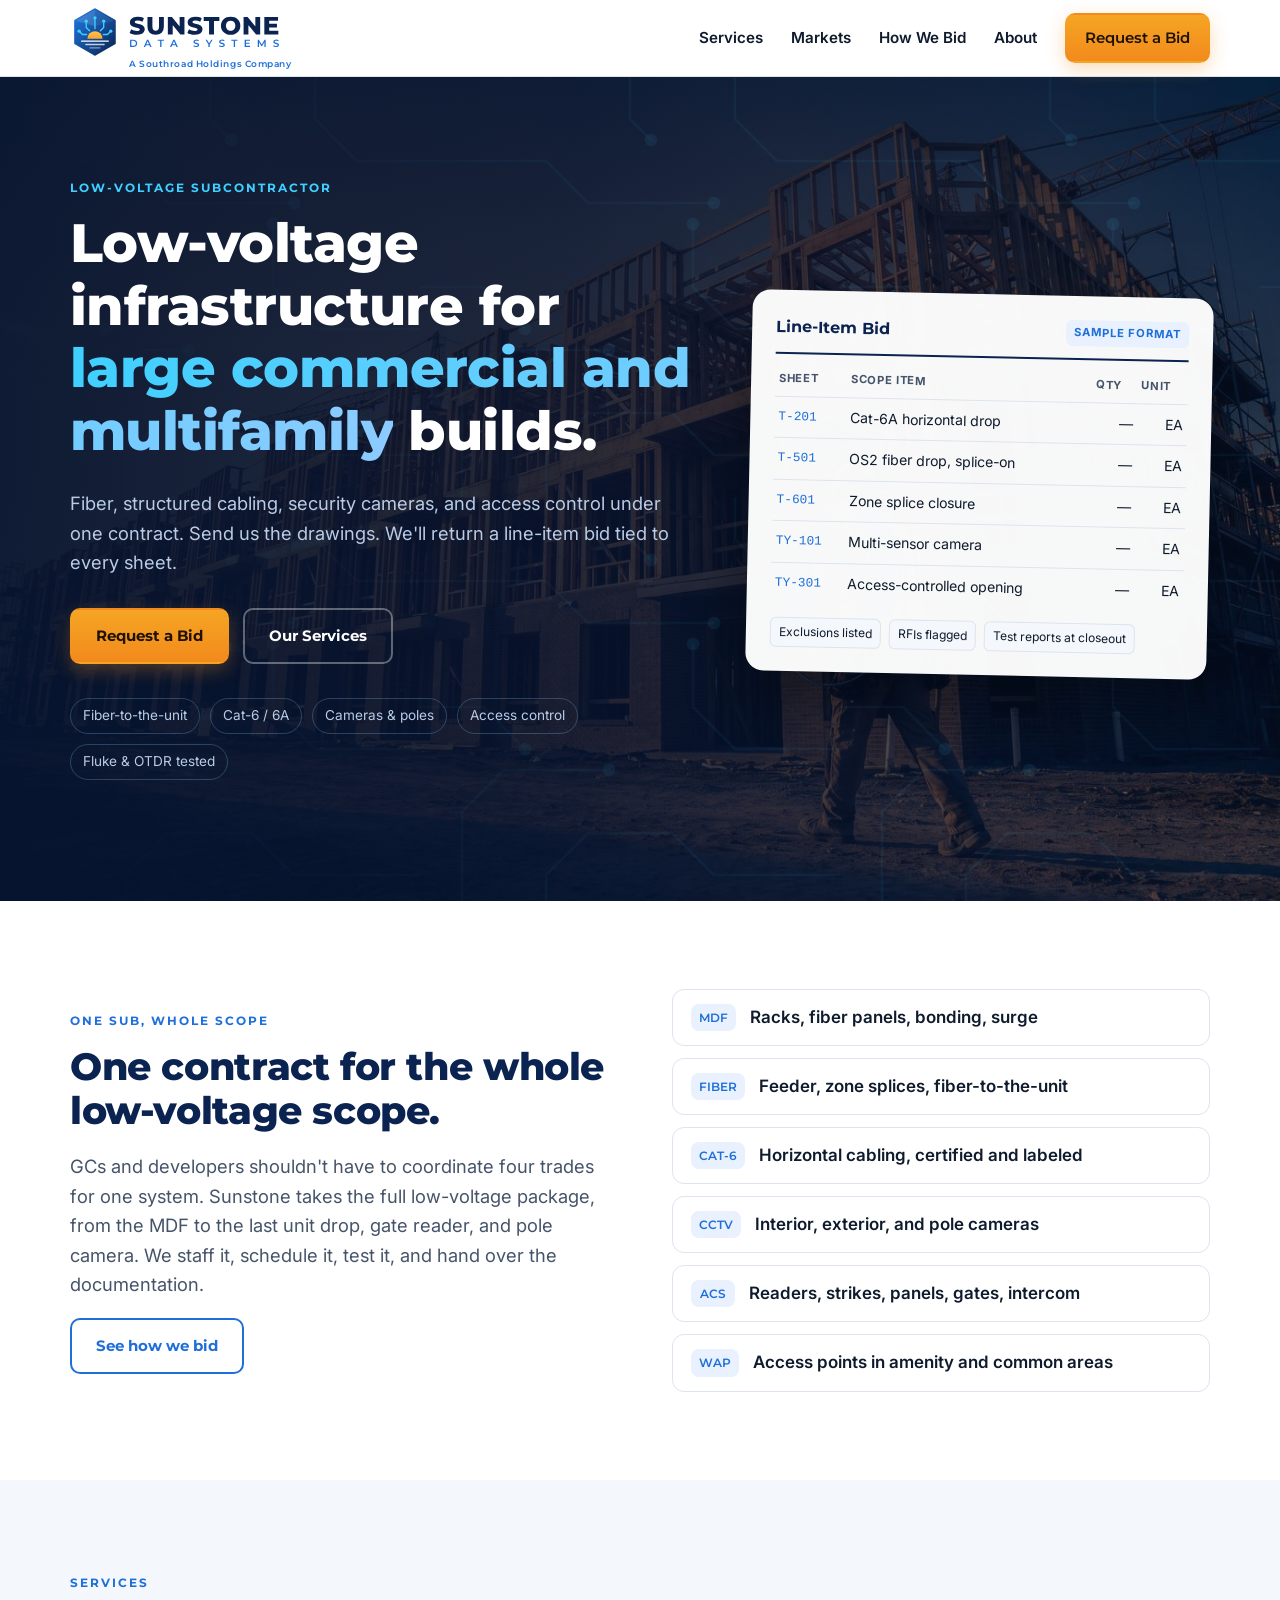
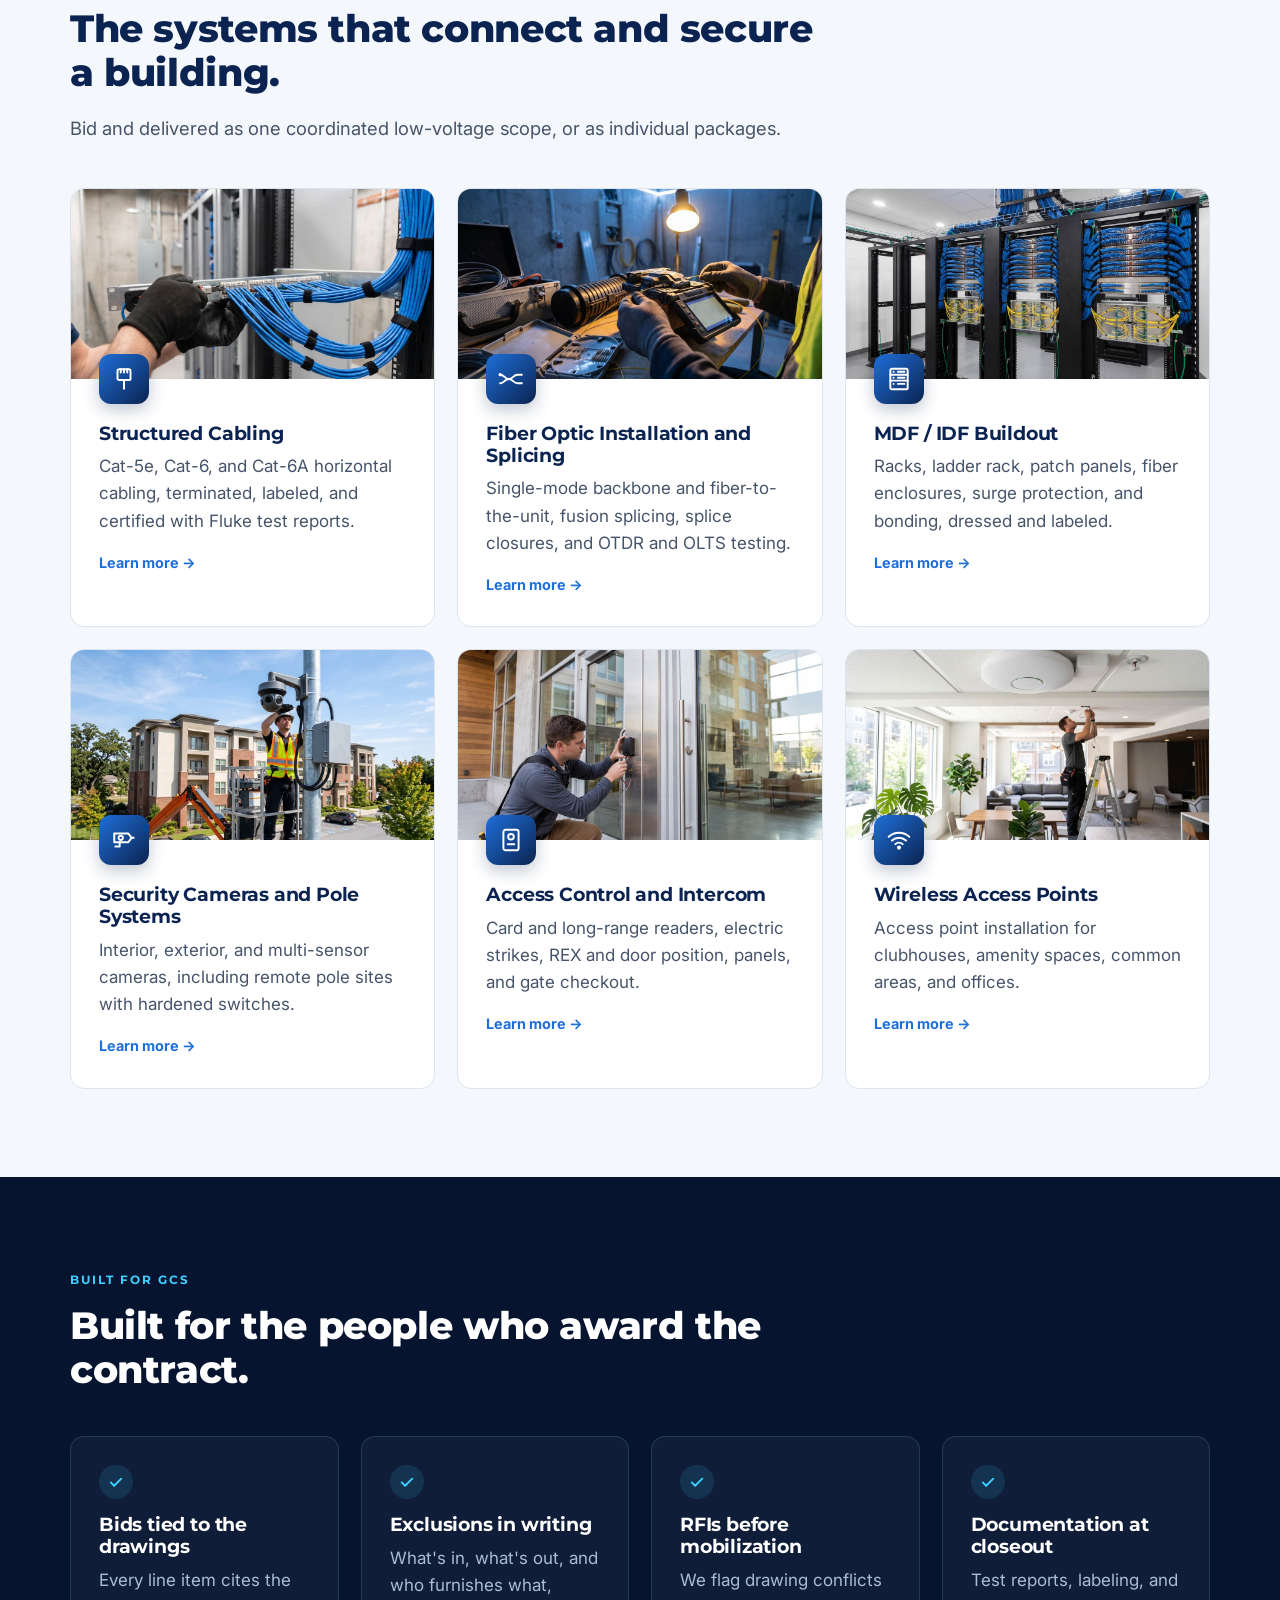
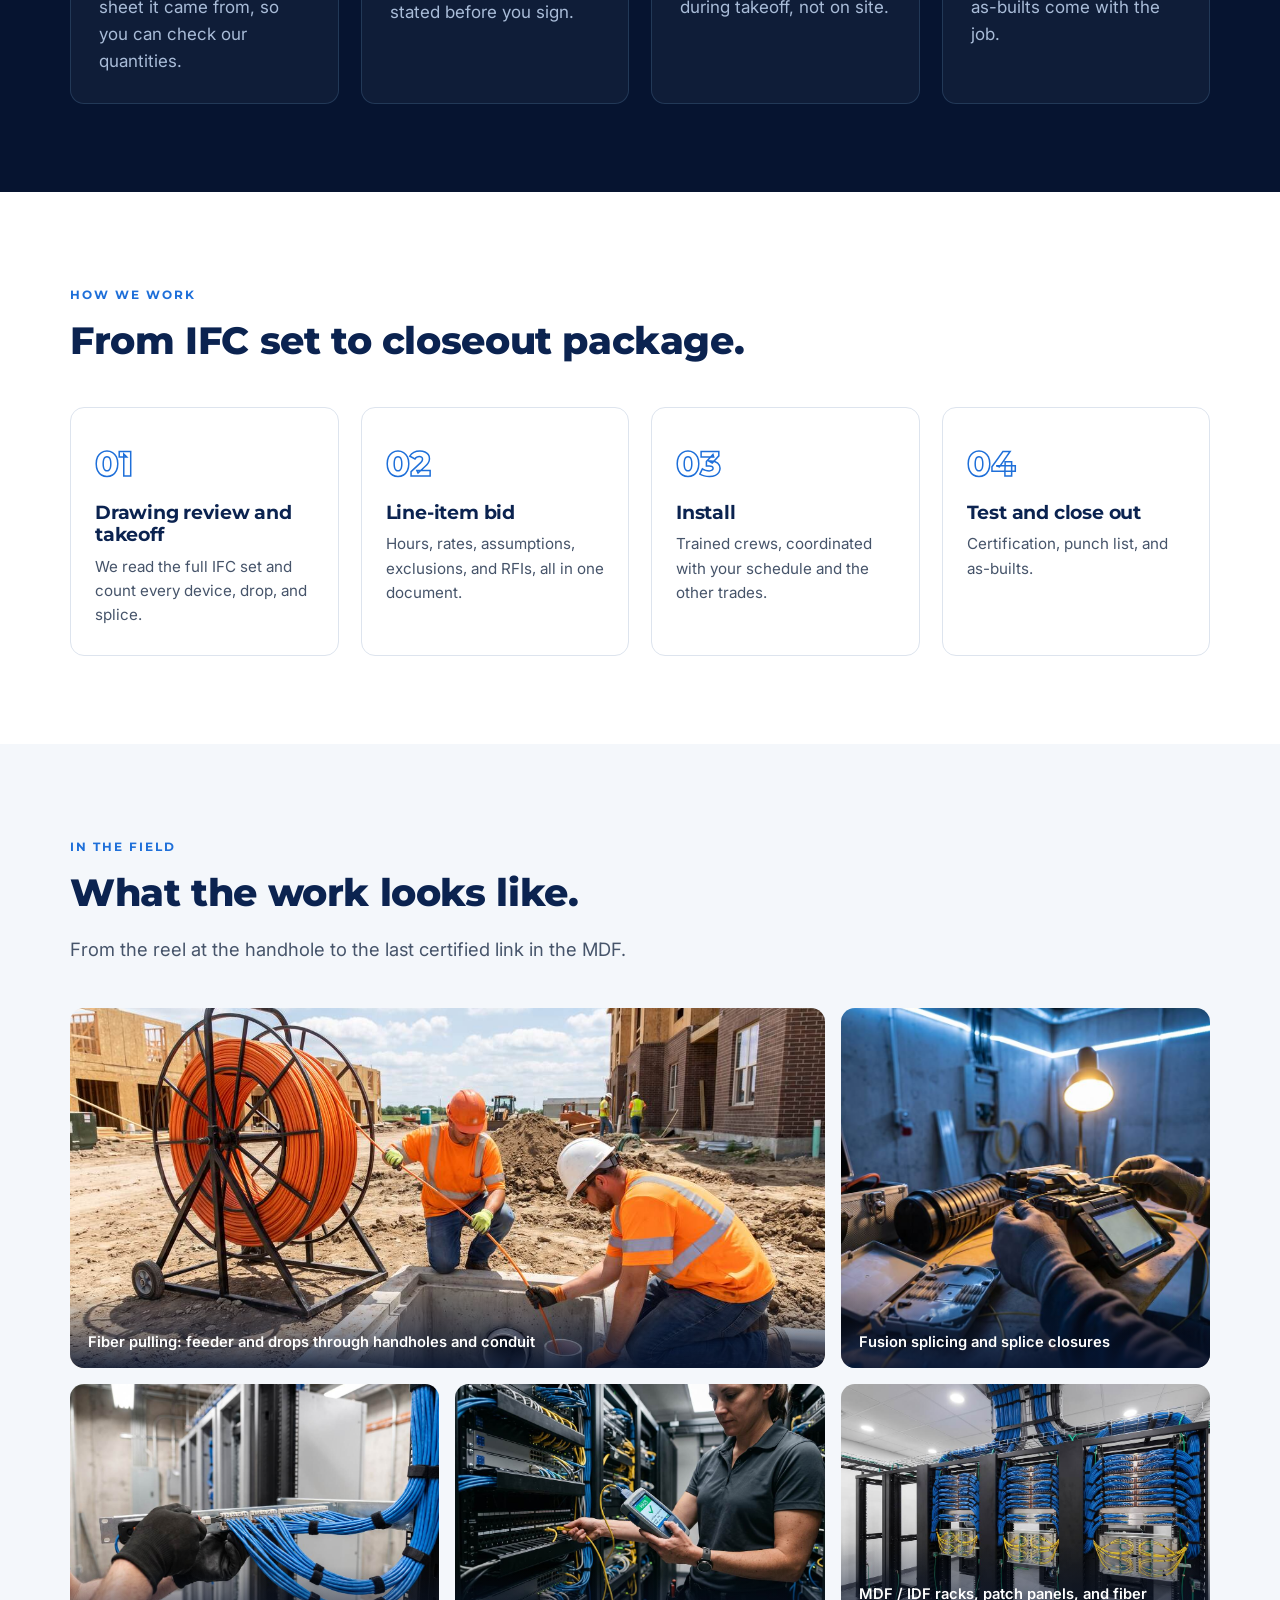
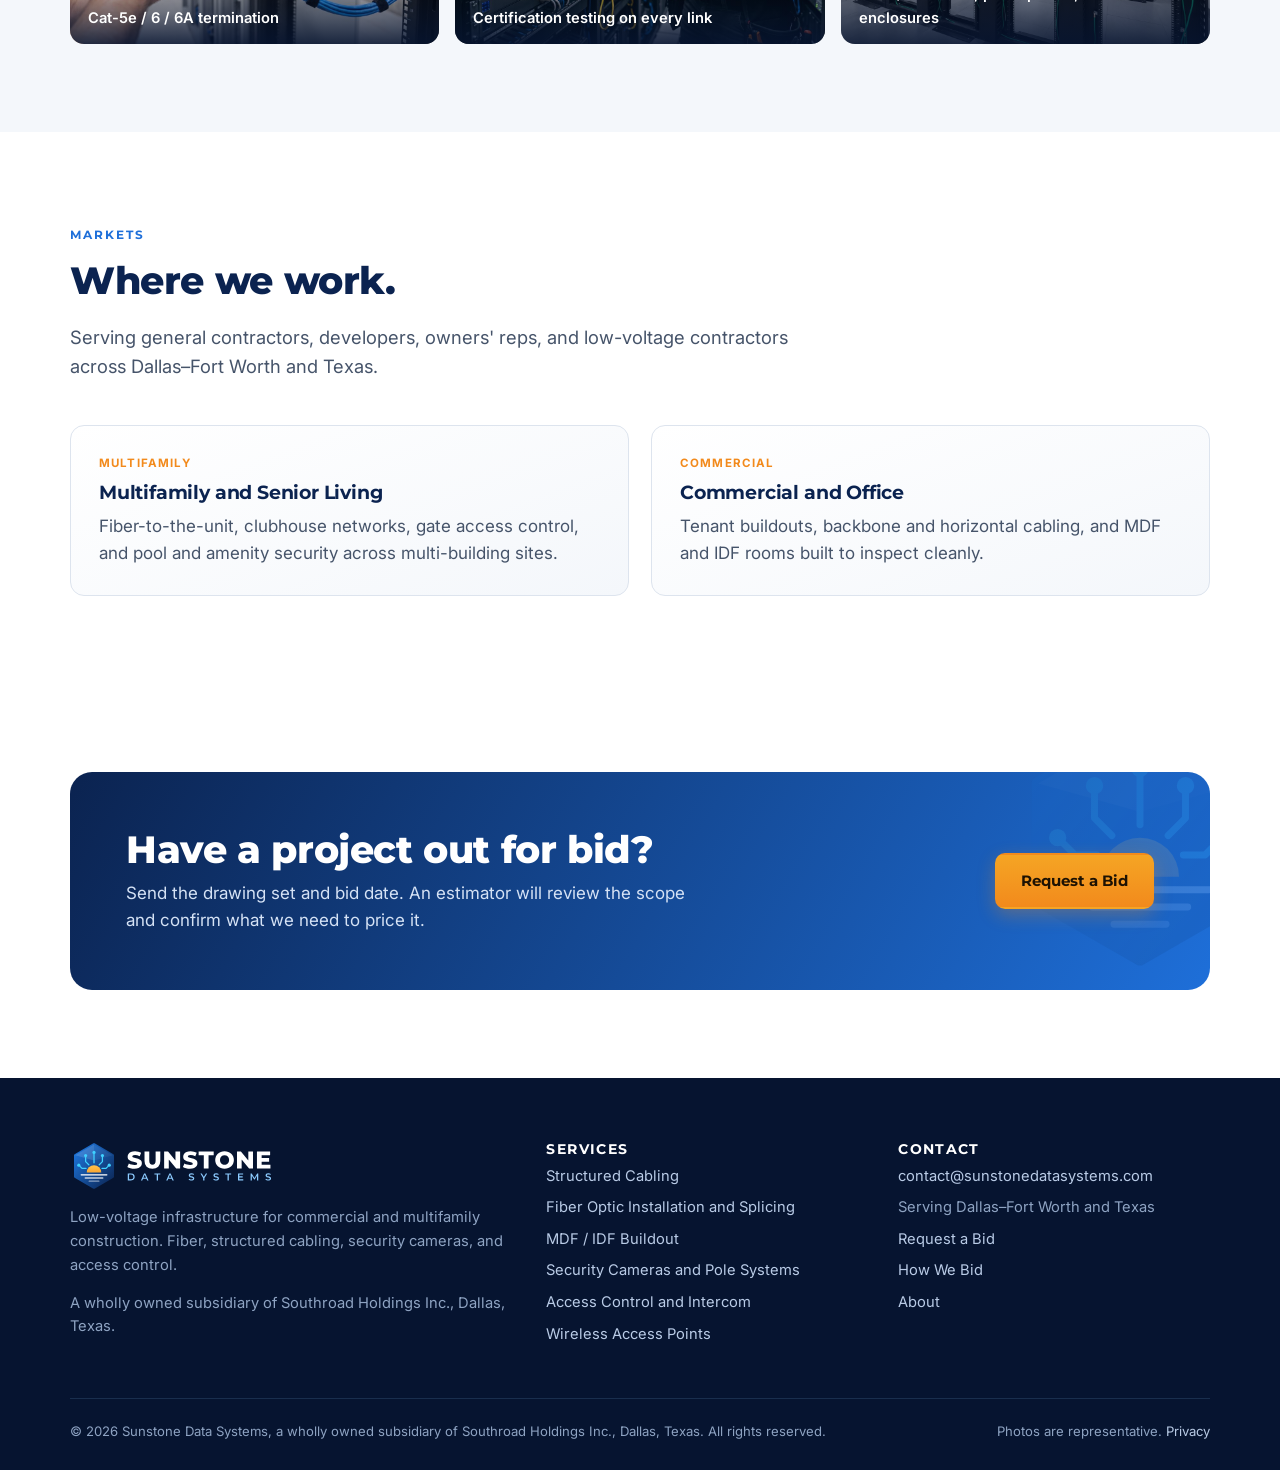
<file: index.html>
<!doctype html>
<html lang="en">
<head>
<meta charset="utf-8">
<meta name="viewport" content="width=device-width, initial-scale=1">
<title>Sunstone Data Systems | Low-Voltage Contractor for Commercial & Multifamily</title>
<meta name="description" content="Sunstone Data Systems installs fiber, structured cabling, security cameras, and access control for large commercial and multifamily construction. Send your drawings for a line-item bid.">
<link rel="canonical" href="https://www.sunstonedatasystems.com/">
<meta property="og:title" content="Sunstone Data Systems | Low-Voltage Contractor for Commercial & Multifamily">
<meta property="og:description" content="Sunstone Data Systems installs fiber, structured cabling, security cameras, and access control for large commercial and multifamily construction. Send your drawings for a line-item bid.">
<meta property="og:type" content="website">
<meta property="og:url" content="https://www.sunstonedatasystems.com/">
<meta property="og:image" content="https://www.sunstonedatasystems.com/assets/img/og-image.png">
<meta name="theme-color" content="#061430">
<link rel="icon" href="/favicon.svg" type="image/svg+xml">
<link rel="apple-touch-icon" href="/assets/img/apple-touch-icon.png">
<link rel="preconnect" href="https://fonts.googleapis.com">
<link rel="preconnect" href="https://fonts.gstatic.com" crossorigin>
<link href="https://fonts.googleapis.com/css2?family=Inter:wght@400;500;600;700&family=Montserrat:wght@600;700;800&display=swap" rel="stylesheet">
<link rel="stylesheet" href="/assets/css/styles.css?v=1792624015">
</head>
<body>
<a class="skip" href="#main">Skip to content</a>
<header class="site-header">
  <nav class="container nav" aria-label="Main">
    <a class="brand" href="/" aria-label="Sunstone Data Systems home"><img src="/assets/img/sunstone-logo-horizontal.svg" alt="Sunstone Data Systems" width="230" height="46"><span class="brand-parent">A Southroad Holdings Company</span></a>
    <button class="nav-toggle" aria-label="Open menu" aria-expanded="false" aria-controls="nav-links"><span></span><span></span><span></span></button>
    <ul class="nav-links" id="nav-links"><li><a href="/services.html">Services</a></li><li><a href="/index.html#markets">Markets</a></li><li><a href="/how-we-bid.html">How We Bid</a></li><li><a href="/about.html">About</a></li><li><a class="btn btn--primary" href="/request-a-bid.html">Request a Bid</a></li></ul>
  </nav>
</header>
<main id="main">
<section class="hero hero--photo">
  <div class="container">
    <div>
      <span class="eyebrow" style="color:var(--cyan-400)">Low-voltage subcontractor</span>
      <h1>Low-voltage infrastructure for <span class="accent">large commercial and multifamily</span> builds.</h1>
      <p class="lead">Fiber, structured cabling, security cameras, and access control under one contract. Send us the drawings. We'll return a line-item bid tied to every sheet.</p>
      <div class="hero-actions">
        <a class="btn btn--primary" href="/request-a-bid.html">Request a Bid</a>
        <a class="btn btn--ghost" href="/services.html">Our Services</a>
      </div>
      <ul class="hero-tags"><li>Fiber-to-the-unit</li><li>Cat-6 / 6A</li><li>Cameras &amp; poles</li><li>Access control</li><li>Fluke &amp; OTDR tested</li></ul>
    </div>
    <div class="bid-card" aria-label="Illustration of a Sunstone line-item bid">
      <header><strong>Line-Item Bid</strong><span class="tag">Sample format</span></header>
      <table>
        <thead><tr><th>Sheet</th><th>Scope item</th><th class="num">Qty</th><th class="num hide-sm">Unit</th></tr></thead>
        <tbody>
          <tr><td class="sheet">T-201</td><td>Cat-6A horizontal drop</td><td class="num">&mdash;</td><td class="num hide-sm">EA</td></tr>
          <tr><td class="sheet">T-501</td><td>OS2 fiber drop, splice-on</td><td class="num">&mdash;</td><td class="num hide-sm">EA</td></tr>
          <tr><td class="sheet">T-601</td><td>Zone splice closure</td><td class="num">&mdash;</td><td class="num hide-sm">EA</td></tr>
          <tr><td class="sheet">TY-101</td><td>Multi-sensor camera</td><td class="num">&mdash;</td><td class="num hide-sm">EA</td></tr>
          <tr><td class="sheet">TY-301</td><td>Access-controlled opening</td><td class="num">&mdash;</td><td class="num hide-sm">EA</td></tr>
        </tbody>
      </table>
      <footer><span>Exclusions listed</span><span>RFIs flagged</span><span>Test reports at closeout</span></footer>
    </div>
  </div>
</section>

<section class="section">
  <div class="container split">
    <div>
      <span class="eyebrow">One sub, whole scope</span>
      <h2>One contract for the whole low-voltage scope.</h2>
      <p class="lead">GCs and developers shouldn't have to coordinate four trades for one system. Sunstone takes the full low-voltage package, from the MDF to the last unit drop, gate reader, and pole camera. We staff it, schedule it, test it, and hand over the documentation.</p>
      <a class="btn btn--outline" href="/how-we-bid.html">See how we bid</a>
    </div>
    <ul class="scope-list">
      <li><span>MDF</span>Racks, fiber panels, bonding, surge</li>
      <li><span>FIBER</span>Feeder, zone splices, fiber-to-the-unit</li>
      <li><span>CAT-6</span>Horizontal cabling, certified and labeled</li>
      <li><span>CCTV</span>Interior, exterior, and pole cameras</li>
      <li><span>ACS</span>Readers, strikes, panels, gates, intercom</li>
      <li><span>WAP</span>Access points in amenity and common areas</li>
    </ul>
  </div>
</section>

<section class="section section--soft" id="services">
  <div class="container">
    <div class="section-head">
      <span class="eyebrow">Services</span>
      <h2>The systems that connect and secure a building.</h2>
      <p class="lead">Bid and delivered as one coordinated low-voltage scope, or as individual packages.</p>
    </div>
    <div class="grid grid-3"><a class="card card--photo" href="/services.html#structured-cabling"><img class="card-img" src="/assets/img/photos/cat6-termination.jpg" alt="Technician terminating Cat-6 cable bundles on a patch panel" width="1200" height="805" loading="lazy" decoding="async"><div class="card-body"><div class="icon"><svg viewBox="0 0 24 24"><rect x="6" y="3" width="12" height="10" rx="1.5"/><path d="M9 3v3M12 3v3M15 3v3M12 13v8"/></svg></div><h3>Structured Cabling</h3><p>Cat-5e, Cat-6, and Cat-6A horizontal cabling, terminated, labeled, and certified with Fluke test reports.</p><span class="more">Learn more &rarr;</span></div></a><a class="card card--photo" href="/services.html#fiber-optic"><img class="card-img" src="/assets/img/photos/fiber-splicing.jpg" alt="Fusion splicing single-mode fiber beside a splice closure" width="1200" height="805" loading="lazy" decoding="async"><div class="card-body"><div class="icon"><svg viewBox="0 0 24 24"><path d="M2 8c4 0 4 4 8 4s4-4 8-4h4"/><path d="M2 16c4 0 4-4 8-4s4 4 8 4h4"/><circle cx="2" cy="8" r=".6"/></svg></div><h3>Fiber Optic Installation and Splicing</h3><p>Single-mode backbone and fiber-to-the-unit, fusion splicing, splice closures, and OTDR and OLTS testing.</p><span class="more">Learn more &rarr;</span></div></a><a class="card card--photo" href="/services.html#mdf-idf"><img class="card-img" src="/assets/img/photos/mdf-racks.jpg" alt="MDF racks with dressed Cat-6 patch panels, fiber enclosures, and overhead cable tray" width="1200" height="805" loading="lazy" decoding="async"><div class="card-body"><div class="icon"><svg viewBox="0 0 24 24"><rect x="4" y="2.5" width="16" height="19" rx="1.5"/><path d="M4 8h16M4 13.5h16M7 5.3h.01M7 10.8h.01M7 16.5h.01M11 5.3h6M11 10.8h6M11 16.5h6"/></svg></div><h3>MDF / IDF Buildout</h3><p>Racks, ladder rack, patch panels, fiber enclosures, surge protection, and bonding, dressed and labeled.</p><span class="more">Learn more &rarr;</span></div></a><a class="card card--photo" href="/services.html#security-cameras"><img class="card-img" src="/assets/img/photos/pole-camera.jpg" alt="Technician installing a multi-sensor camera and NEMA enclosure on a pole" width="1200" height="805" loading="lazy" decoding="async"><div class="card-body"><div class="icon"><svg viewBox="0 0 24 24"><path d="M3 6h13l3 4-3 4H3z"/><circle cx="9" cy="10" r="2"/><path d="M8 14v4H4M19 10h2"/></svg></div><h3>Security Cameras and Pole Systems</h3><p>Interior, exterior, and multi-sensor cameras, including remote pole sites with hardened switches.</p><span class="more">Learn more &rarr;</span></div></a><a class="card card--photo" href="/services.html#access-control"><img class="card-img" src="/assets/img/photos/access-control.jpg" alt="Technician wiring a card reader at an amenity building entrance" width="1200" height="805" loading="lazy" decoding="async"><div class="card-body"><div class="icon"><svg viewBox="0 0 24 24"><rect x="5" y="2.5" width="14" height="19" rx="2"/><circle cx="12" cy="9" r="2.6"/><path d="M9 16h6"/></svg></div><h3>Access Control and Intercom</h3><p>Card and long-range readers, electric strikes, REX and door position, panels, and gate checkout.</p><span class="more">Learn more &rarr;</span></div></a><a class="card card--photo" href="/services.html#wireless"><img class="card-img" src="/assets/img/photos/wireless-ap.jpg" alt="Ceiling-mounted wireless access point in a clubhouse lounge" width="1200" height="805" loading="lazy" decoding="async"><div class="card-body"><div class="icon"><svg viewBox="0 0 24 24"><path d="M2.5 9a14 14 0 0 1 19 0M5.5 12.5a9.5 9.5 0 0 1 13 0M8.6 15.8a5 5 0 0 1 6.8 0"/><circle cx="12" cy="19" r="1"/></svg></div><h3>Wireless Access Points</h3><p>Access point installation for clubhouses, amenity spaces, common areas, and offices.</p><span class="more">Learn more &rarr;</span></div></a></div>
  </div>
</section>

<section class="section section--dark">
  <div class="container">
    <div class="section-head">
      <span class="eyebrow">Built for GCs</span>
      <h2>Built for the people who award the contract.</h2>
    </div>
    <div class="grid grid-4">
      <div class="card"><span class="check"><svg viewBox="0 0 24 24"><path d="M5 12.5l4.5 4.5L19 7.5" stroke-linecap="round" stroke-linejoin="round"/></svg></span><h3>Bids tied to the drawings</h3><p>Every line item cites the sheet it came from, so you can check our quantities.</p></div>
      <div class="card"><span class="check"><svg viewBox="0 0 24 24"><path d="M5 12.5l4.5 4.5L19 7.5" stroke-linecap="round" stroke-linejoin="round"/></svg></span><h3>Exclusions in writing</h3><p>What's in, what's out, and who furnishes what, stated before you sign.</p></div>
      <div class="card"><span class="check"><svg viewBox="0 0 24 24"><path d="M5 12.5l4.5 4.5L19 7.5" stroke-linecap="round" stroke-linejoin="round"/></svg></span><h3>RFIs before mobilization</h3><p>We flag drawing conflicts during takeoff, not on site.</p></div>
      <div class="card"><span class="check"><svg viewBox="0 0 24 24"><path d="M5 12.5l4.5 4.5L19 7.5" stroke-linecap="round" stroke-linejoin="round"/></svg></span><h3>Documentation at closeout</h3><p>Test reports, labeling, and as-builts come with the job.</p></div>
    </div>
  </div>
</section>

<section class="section">
  <div class="container">
    <div class="section-head">
      <span class="eyebrow">How we work</span>
      <h2>From IFC set to closeout package.</h2>
    </div>
    <div class="steps">
      <div class="step"><h3>Drawing review and takeoff</h3><p>We read the full IFC set and count every device, drop, and splice.</p></div>
      <div class="step"><h3>Line-item bid</h3><p>Hours, rates, assumptions, exclusions, and RFIs, all in one document.</p></div>
      <div class="step"><h3>Install</h3><p>Trained crews, coordinated with your schedule and the other trades.</p></div>
      <div class="step"><h3>Test and close out</h3><p>Certification, punch list, and as-builts.</p></div>
    </div>
  </div>
</section>

<section class="section section--soft">
  <div class="container">
    <div class="section-head">
      <span class="eyebrow">In the field</span>
      <h2>What the work looks like.</h2>
      <p class="lead">From the reel at the handhole to the last certified link in the MDF.</p>
    </div>
    <div class="gallery">
      <figure class="g-wide"><img class="" src="/assets/img/photos/fiber-pulling.jpg" alt="Crew pulling fiber from a reel into a handhole on a multifamily site" width="1200" height="805" loading="lazy" decoding="async"><figcaption>Fiber pulling: feeder and drops through handholes and conduit</figcaption></figure>
      <figure><img class="" src="/assets/img/photos/fiber-splicing.jpg" alt="Fusion splicing single-mode fiber beside a splice closure" width="1200" height="805" loading="lazy" decoding="async"><figcaption>Fusion splicing and splice closures</figcaption></figure>
      <figure><img class="" src="/assets/img/photos/cat6-termination.jpg" alt="Technician terminating Cat-6 cable bundles on a patch panel" width="1200" height="805" loading="lazy" decoding="async"><figcaption>Cat-5e / 6 / 6A termination</figcaption></figure>
      <figure><img class="" src="/assets/img/photos/cable-testing.jpg" alt="Technician certifying a copper link with a handheld cable tester" width="1200" height="805" loading="lazy" decoding="async"><figcaption>Certification testing on every link</figcaption></figure>
      <figure><img class="" src="/assets/img/photos/mdf-racks.jpg" alt="MDF racks with dressed Cat-6 patch panels, fiber enclosures, and overhead cable tray" width="1200" height="805" loading="lazy" decoding="async"><figcaption>MDF / IDF racks, patch panels, and fiber enclosures</figcaption></figure>
    </div>
  </div>
</section>

<section class="section" id="markets">
  <div class="container">
    <div class="section-head">
      <span class="eyebrow">Markets</span>
      <h2>Where we work.</h2>
      <p class="lead">Serving general contractors, developers, owners' reps, and low-voltage contractors across Dallas&ndash;Fort Worth and Texas.</p>
    </div>
    <div class="grid grid-2">
      <div class="market"><span class="label">Multifamily</span><h3>Multifamily and Senior Living</h3><p>Fiber-to-the-unit, clubhouse networks, gate access control, and pool and amenity security across multi-building sites.</p></div>
      <div class="market"><span class="label">Commercial</span><h3>Commercial and Office</h3><p>Tenant buildouts, backbone and horizontal cabling, and MDF and IDF rooms built to inspect cleanly.</p></div>
    </div>
  </div>
</section>

<section class="section"><div class="container"><div class="cta-band">
  <div><h2>Have a project out for bid?</h2><p>Send the drawing set and bid date. An estimator will review the scope and confirm what we need to price it.</p></div>
  <a class="btn btn--primary" href="/request-a-bid.html">Request a Bid</a>
</div></div></section>
</main>
<footer class="site-footer">
  <div class="container">
    <div class="footer-grid">
      <div>
        <img src="/assets/img/sunstone-logo-horizontal-white.svg" alt="Sunstone Data Systems" width="240" height="48">
        <p>Low-voltage infrastructure for commercial and multifamily construction. Fiber, structured cabling, security cameras, and access control.</p>
        <p>A wholly owned subsidiary of Southroad Holdings Inc., Dallas, Texas.</p>
      </div>
      <div>
        <h4>Services</h4>
        <ul><li><a href="/services.html#structured-cabling">Structured Cabling</a></li><li><a href="/services.html#fiber-optic">Fiber Optic Installation and Splicing</a></li><li><a href="/services.html#mdf-idf">MDF / IDF Buildout</a></li><li><a href="/services.html#security-cameras">Security Cameras and Pole Systems</a></li><li><a href="/services.html#access-control">Access Control and Intercom</a></li><li><a href="/services.html#wireless">Wireless Access Points</a></li></ul>
      </div>
      <div>
        <h4>Contact</h4>
        <ul>
          <li><a href="mailto:contact@sunstonedatasystems.com">contact@sunstonedatasystems.com</a></li>
          <li>Serving Dallas&ndash;Fort Worth and Texas</li>
          <li><a href="/request-a-bid.html">Request a Bid</a></li>
          <li><a href="/how-we-bid.html">How We Bid</a></li>
          <li><a href="/about.html">About</a></li>
        </ul>
      </div>
    </div>
    <div class="footer-bottom">
      <span>&copy; <span data-year>2026</span> Sunstone Data Systems, a wholly owned subsidiary of Southroad Holdings Inc., Dallas, Texas. All rights reserved.</span>
      <span>Photos are representative. <a href="/privacy.html">Privacy</a></span>
    </div>
  </div>
</footer>
<script src="/assets/js/main.js?v=1792624015" defer></script>
</body>
</html>
</file>
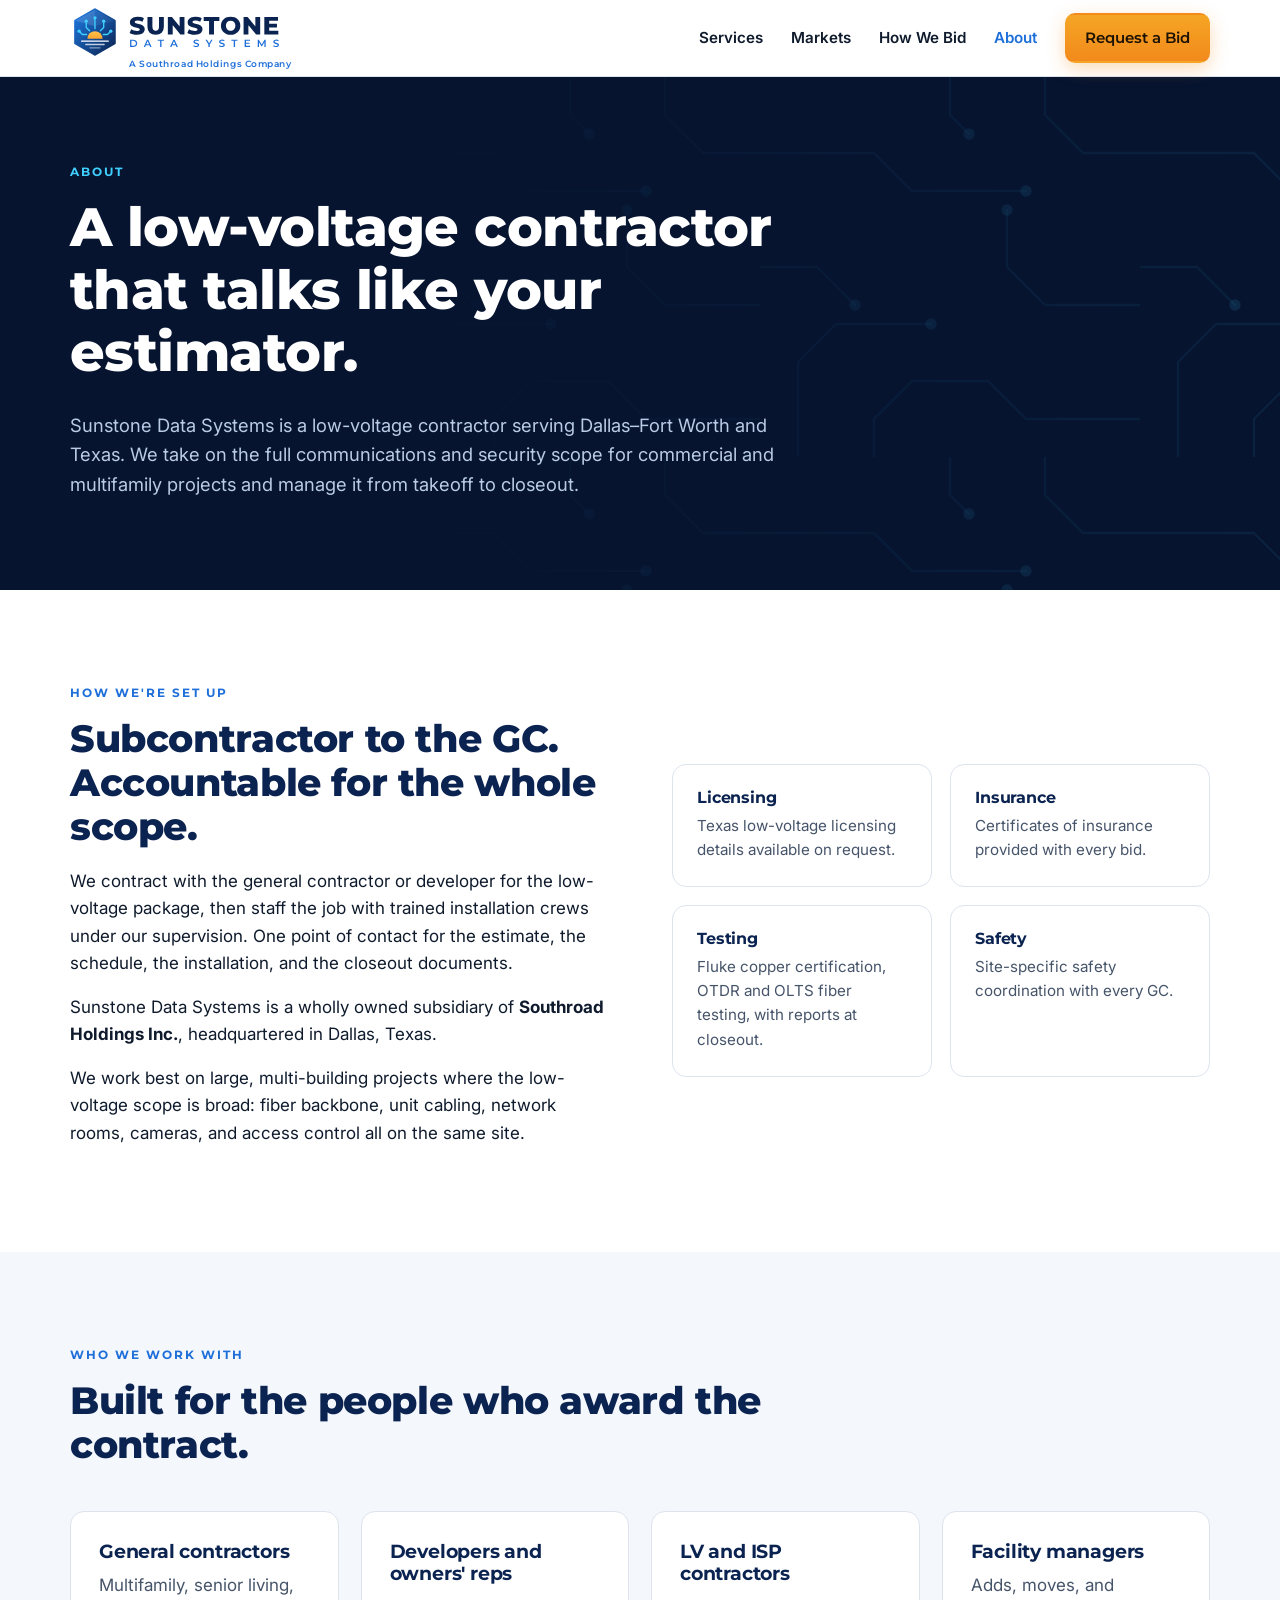
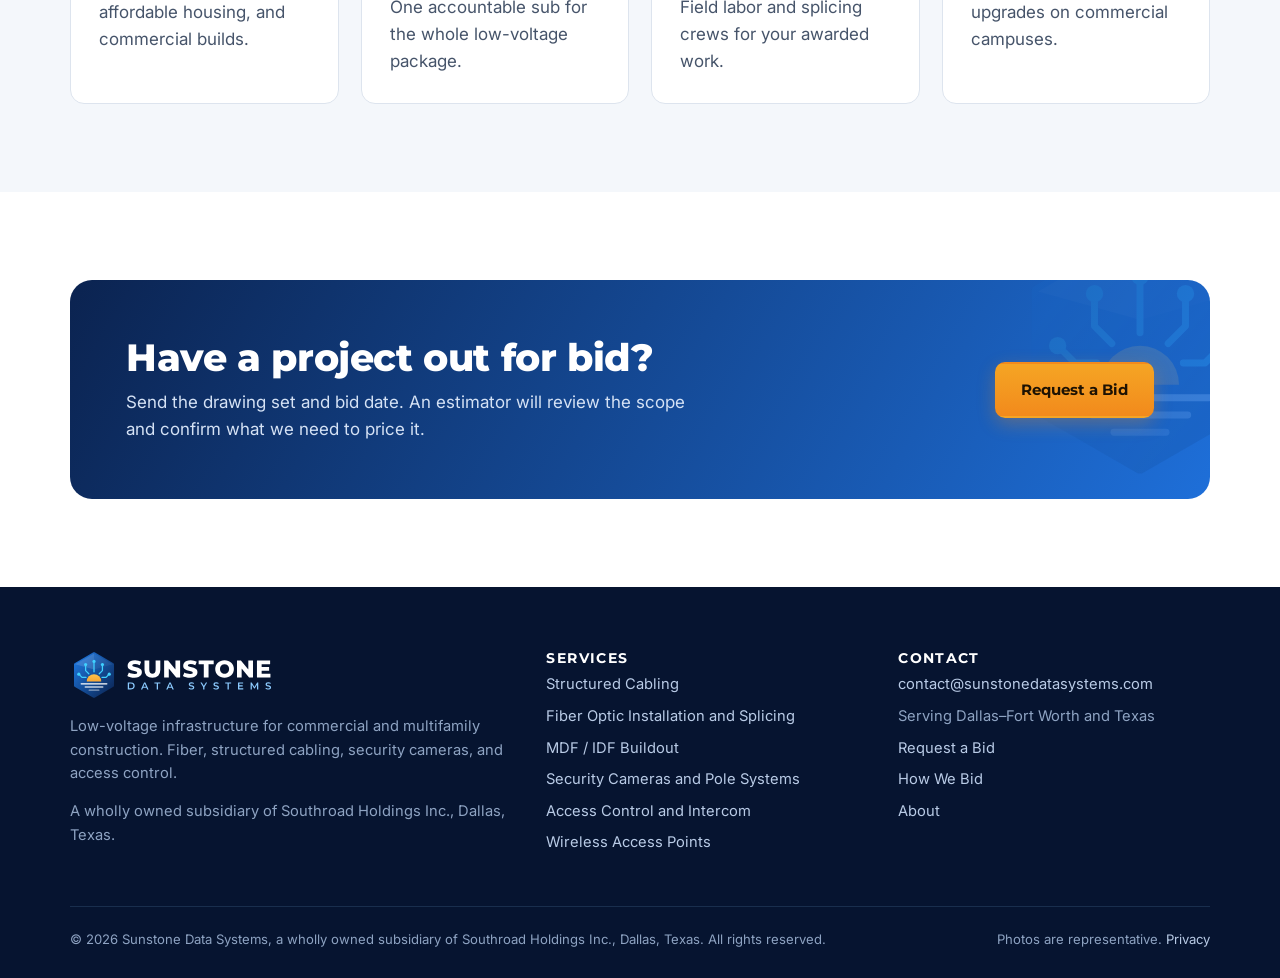
<file: about.html>
<!doctype html>
<html lang="en">
<head>
<meta charset="utf-8">
<meta name="viewport" content="width=device-width, initial-scale=1">
<title>About | Sunstone Data Systems</title>
<meta name="description" content="Sunstone Data Systems, a wholly owned subsidiary of Southroad Holdings Inc. of Dallas, Texas, is a low-voltage subcontractor for commercial and multifamily construction.">
<link rel="canonical" href="https://www.sunstonedatasystems.com/about.html">
<meta property="og:title" content="About | Sunstone Data Systems">
<meta property="og:description" content="Sunstone Data Systems, a wholly owned subsidiary of Southroad Holdings Inc. of Dallas, Texas, is a low-voltage subcontractor for commercial and multifamily construction.">
<meta property="og:type" content="website">
<meta property="og:url" content="https://www.sunstonedatasystems.com/about.html">
<meta property="og:image" content="https://www.sunstonedatasystems.com/assets/img/og-image.png">
<meta name="theme-color" content="#061430">
<link rel="icon" href="/favicon.svg" type="image/svg+xml">
<link rel="apple-touch-icon" href="/assets/img/apple-touch-icon.png">
<link rel="preconnect" href="https://fonts.googleapis.com">
<link rel="preconnect" href="https://fonts.gstatic.com" crossorigin>
<link href="https://fonts.googleapis.com/css2?family=Inter:wght@400;500;600;700&family=Montserrat:wght@600;700;800&display=swap" rel="stylesheet">
<link rel="stylesheet" href="/assets/css/styles.css?v=1792624015">
</head>
<body>
<a class="skip" href="#main">Skip to content</a>
<header class="site-header">
  <nav class="container nav" aria-label="Main">
    <a class="brand" href="/" aria-label="Sunstone Data Systems home"><img src="/assets/img/sunstone-logo-horizontal.svg" alt="Sunstone Data Systems" width="230" height="46"><span class="brand-parent">A Southroad Holdings Company</span></a>
    <button class="nav-toggle" aria-label="Open menu" aria-expanded="false" aria-controls="nav-links"><span></span><span></span><span></span></button>
    <ul class="nav-links" id="nav-links"><li><a href="/services.html">Services</a></li><li><a href="/index.html#markets">Markets</a></li><li><a href="/how-we-bid.html">How We Bid</a></li><li><a href="/about.html" aria-current="page">About</a></li><li><a class="btn btn--primary" href="/request-a-bid.html">Request a Bid</a></li></ul>
  </nav>
</header>
<main id="main">
<section class="page-hero"><div class="container">
  <span class="eyebrow">About</span>
  <h1>A low-voltage contractor that talks like your estimator.</h1>
  <p class="lead">Sunstone Data Systems is a low-voltage contractor serving Dallas&ndash;Fort Worth and Texas. We take on the full communications and security scope for commercial and multifamily projects and manage it from takeoff to closeout.</p>
</div></section>
<section class="section"><div class="container split">
  <div>
    <span class="eyebrow">How we're set up</span>
    <h2>Subcontractor to the GC. Accountable for the whole scope.</h2>
    <p>We contract with the general contractor or developer for the low-voltage package, then staff the job with trained installation crews under our supervision. One point of contact for the estimate, the schedule, the installation, and the closeout documents.</p>
    <p>Sunstone Data Systems is a wholly owned subsidiary of <strong>Southroad Holdings Inc.</strong>, headquartered in Dallas, Texas.</p>
    <p>We work best on large, multi-building projects where the low-voltage scope is broad: fiber backbone, unit cabling, network rooms, cameras, and access control all on the same site.</p>
  </div>
  <div class="facts">
    <div class="fact"><h3>Licensing</h3><p>Texas low-voltage licensing details available on request.</p></div>
    <div class="fact"><h3>Insurance</h3><p>Certificates of insurance provided with every bid.</p></div>
    <div class="fact"><h3>Testing</h3><p>Fluke copper certification, OTDR and OLTS fiber testing, with reports at closeout.</p></div>
    <div class="fact"><h3>Safety</h3><p>Site-specific safety coordination with every GC.</p></div>
  </div>
</div></section>
<section class="section section--soft"><div class="container">
  <div class="section-head"><span class="eyebrow">Who we work with</span><h2>Built for the people who award the contract.</h2></div>
  <div class="grid grid-4">
    <div class="card"><h3>General contractors</h3><p>Multifamily, senior living, affordable housing, and commercial builds.</p></div>
    <div class="card"><h3>Developers and owners' reps</h3><p>One accountable sub for the whole low-voltage package.</p></div>
    <div class="card"><h3>LV and ISP contractors</h3><p>Field labor and splicing crews for your awarded work.</p></div>
    <div class="card"><h3>Facility managers</h3><p>Adds, moves, and upgrades on commercial campuses.</p></div>
  </div>
</div></section>
<section class="section"><div class="container"><div class="cta-band">
  <div><h2>Have a project out for bid?</h2><p>Send the drawing set and bid date. An estimator will review the scope and confirm what we need to price it.</p></div>
  <a class="btn btn--primary" href="/request-a-bid.html">Request a Bid</a>
</div></div></section>
</main>
<footer class="site-footer">
  <div class="container">
    <div class="footer-grid">
      <div>
        <img src="/assets/img/sunstone-logo-horizontal-white.svg" alt="Sunstone Data Systems" width="240" height="48">
        <p>Low-voltage infrastructure for commercial and multifamily construction. Fiber, structured cabling, security cameras, and access control.</p>
        <p>A wholly owned subsidiary of Southroad Holdings Inc., Dallas, Texas.</p>
      </div>
      <div>
        <h4>Services</h4>
        <ul><li><a href="/services.html#structured-cabling">Structured Cabling</a></li><li><a href="/services.html#fiber-optic">Fiber Optic Installation and Splicing</a></li><li><a href="/services.html#mdf-idf">MDF / IDF Buildout</a></li><li><a href="/services.html#security-cameras">Security Cameras and Pole Systems</a></li><li><a href="/services.html#access-control">Access Control and Intercom</a></li><li><a href="/services.html#wireless">Wireless Access Points</a></li></ul>
      </div>
      <div>
        <h4>Contact</h4>
        <ul>
          <li><a href="mailto:contact@sunstonedatasystems.com">contact@sunstonedatasystems.com</a></li>
          <li>Serving Dallas&ndash;Fort Worth and Texas</li>
          <li><a href="/request-a-bid.html">Request a Bid</a></li>
          <li><a href="/how-we-bid.html">How We Bid</a></li>
          <li><a href="/about.html">About</a></li>
        </ul>
      </div>
    </div>
    <div class="footer-bottom">
      <span>&copy; <span data-year>2026</span> Sunstone Data Systems, a wholly owned subsidiary of Southroad Holdings Inc., Dallas, Texas. All rights reserved.</span>
      <span>Photos are representative. <a href="/privacy.html">Privacy</a></span>
    </div>
  </div>
</footer>
<script src="/assets/js/main.js?v=1792624015" defer></script>
</body>
</html>
</file>
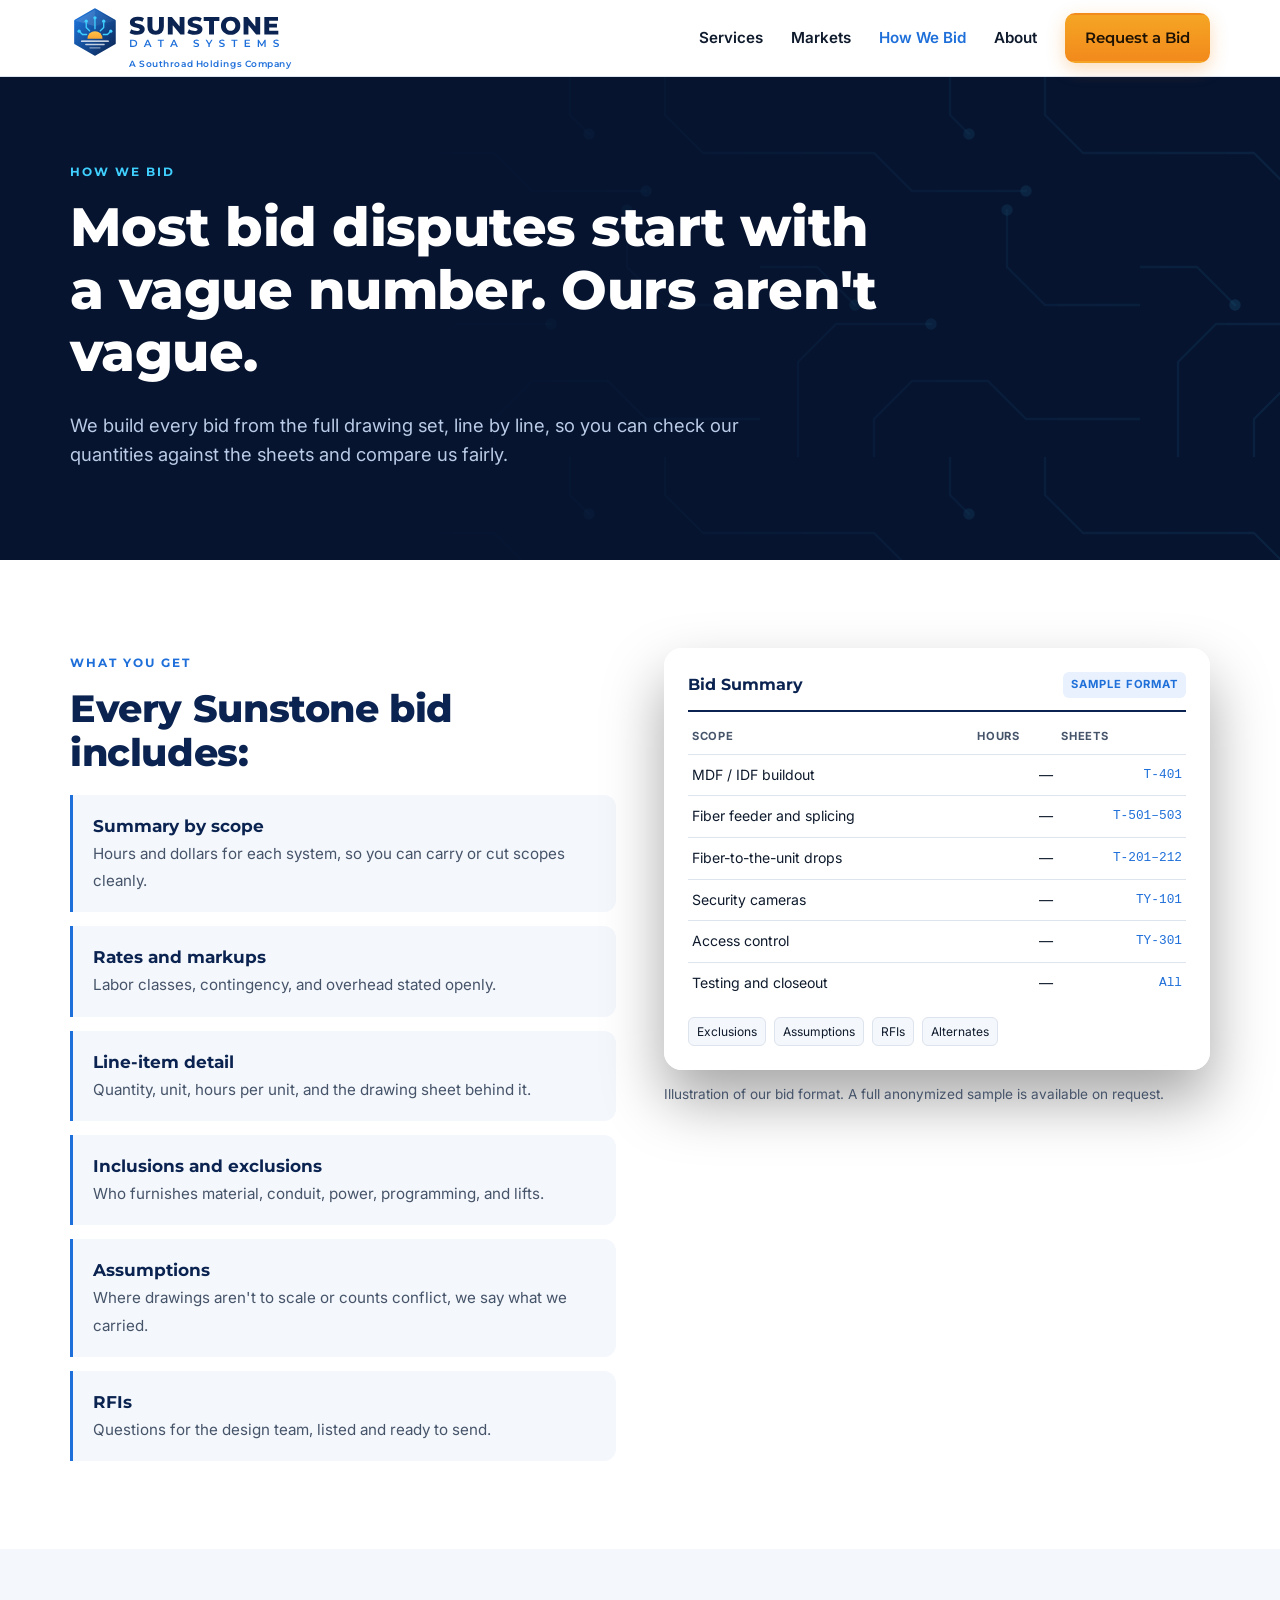
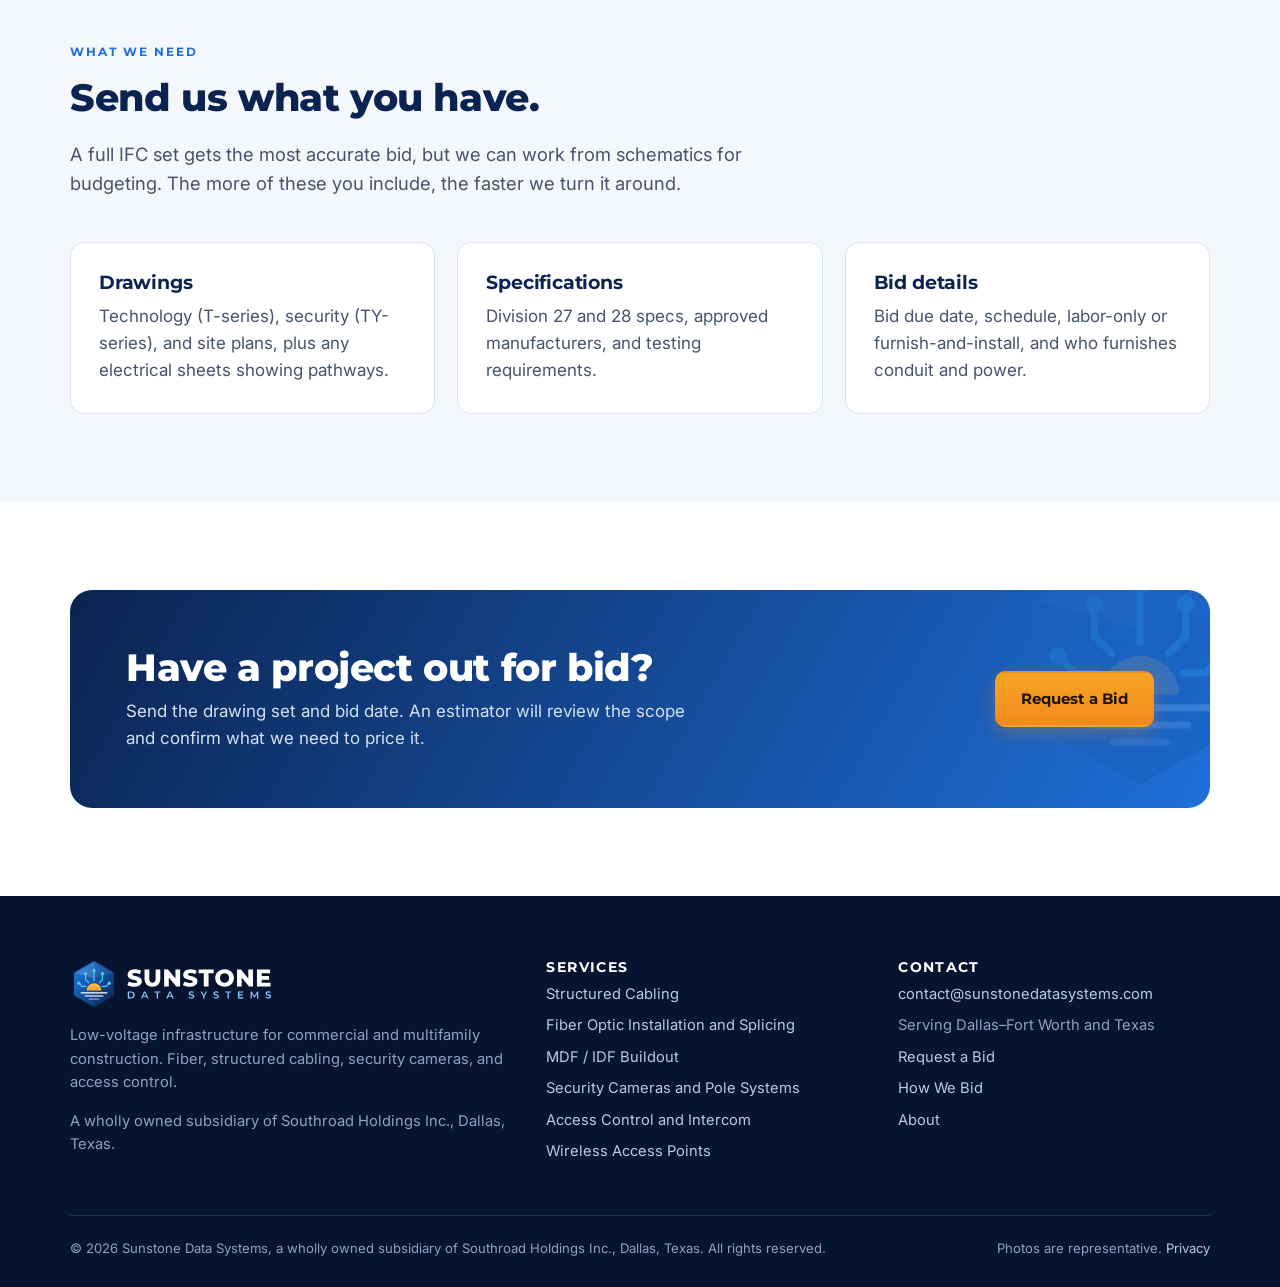
<file: how-we-bid.html>
<!doctype html>
<html lang="en">
<head>
<meta charset="utf-8">
<meta name="viewport" content="width=device-width, initial-scale=1">
<title>How We Bid | Sunstone Data Systems</title>
<meta name="description" content="Line-item low-voltage bids tied to drawing sheets, with rates, exclusions, assumptions, and RFIs stated up front.">
<link rel="canonical" href="https://www.sunstonedatasystems.com/how-we-bid.html">
<meta property="og:title" content="How We Bid | Sunstone Data Systems">
<meta property="og:description" content="Line-item low-voltage bids tied to drawing sheets, with rates, exclusions, assumptions, and RFIs stated up front.">
<meta property="og:type" content="website">
<meta property="og:url" content="https://www.sunstonedatasystems.com/how-we-bid.html">
<meta property="og:image" content="https://www.sunstonedatasystems.com/assets/img/og-image.png">
<meta name="theme-color" content="#061430">
<link rel="icon" href="/favicon.svg" type="image/svg+xml">
<link rel="apple-touch-icon" href="/assets/img/apple-touch-icon.png">
<link rel="preconnect" href="https://fonts.googleapis.com">
<link rel="preconnect" href="https://fonts.gstatic.com" crossorigin>
<link href="https://fonts.googleapis.com/css2?family=Inter:wght@400;500;600;700&family=Montserrat:wght@600;700;800&display=swap" rel="stylesheet">
<link rel="stylesheet" href="/assets/css/styles.css?v=1792624015">
</head>
<body>
<a class="skip" href="#main">Skip to content</a>
<header class="site-header">
  <nav class="container nav" aria-label="Main">
    <a class="brand" href="/" aria-label="Sunstone Data Systems home"><img src="/assets/img/sunstone-logo-horizontal.svg" alt="Sunstone Data Systems" width="230" height="46"><span class="brand-parent">A Southroad Holdings Company</span></a>
    <button class="nav-toggle" aria-label="Open menu" aria-expanded="false" aria-controls="nav-links"><span></span><span></span><span></span></button>
    <ul class="nav-links" id="nav-links"><li><a href="/services.html">Services</a></li><li><a href="/index.html#markets">Markets</a></li><li><a href="/how-we-bid.html" aria-current="page">How We Bid</a></li><li><a href="/about.html">About</a></li><li><a class="btn btn--primary" href="/request-a-bid.html">Request a Bid</a></li></ul>
  </nav>
</header>
<main id="main">
<section class="page-hero"><div class="container">
  <span class="eyebrow">How we bid</span>
  <h1>Most bid disputes start with a vague number. Ours aren't vague.</h1>
  <p class="lead">We build every bid from the full drawing set, line by line, so you can check our quantities against the sheets and compare us fairly.</p>
</div></section>
<section class="section"><div class="container anatomy">
  <div>
    <span class="eyebrow">What you get</span>
    <h2>Every Sunstone bid includes:</h2>
    <ol>
      <li><strong>Summary by scope</strong><span>Hours and dollars for each system, so you can carry or cut scopes cleanly.</span></li>
      <li><strong>Rates and markups</strong><span>Labor classes, contingency, and overhead stated openly.</span></li>
      <li><strong>Line-item detail</strong><span>Quantity, unit, hours per unit, and the drawing sheet behind it.</span></li>
      <li><strong>Inclusions and exclusions</strong><span>Who furnishes material, conduit, power, programming, and lifts.</span></li>
      <li><strong>Assumptions</strong><span>Where drawings aren't to scale or counts conflict, we say what we carried.</span></li>
      <li><strong>RFIs</strong><span>Questions for the design team, listed and ready to send.</span></li>
    </ol>
  </div>
  <div>
    <div class="bid-card" style="transform:none">
      <header><strong>Bid Summary</strong><span class="tag">Sample format</span></header>
      <table>
        <thead><tr><th>Scope</th><th class="num">Hours</th><th class="num">Sheets</th></tr></thead>
        <tbody>
          <tr><td>MDF / IDF buildout</td><td class="num">&mdash;</td><td class="num sheet">T-401</td></tr>
          <tr><td>Fiber feeder and splicing</td><td class="num">&mdash;</td><td class="num sheet">T-501&ndash;503</td></tr>
          <tr><td>Fiber-to-the-unit drops</td><td class="num">&mdash;</td><td class="num sheet">T-201&ndash;212</td></tr>
          <tr><td>Security cameras</td><td class="num">&mdash;</td><td class="num sheet">TY-101</td></tr>
          <tr><td>Access control</td><td class="num">&mdash;</td><td class="num sheet">TY-301</td></tr>
          <tr><td>Testing and closeout</td><td class="num">&mdash;</td><td class="num sheet">All</td></tr>
        </tbody>
      </table>
      <footer><span>Exclusions</span><span>Assumptions</span><span>RFIs</span><span>Alternates</span></footer>
    </div>
    <p class="form-note">Illustration of our bid format. A full anonymized sample is available on request.</p>
  </div>
</div></section>
<section class="section section--soft"><div class="container">
  <div class="section-head"><span class="eyebrow">What we need</span><h2>Send us what you have.</h2>
  <p class="lead">A full IFC set gets the most accurate bid, but we can work from schematics for budgeting. The more of these you include, the faster we turn it around.</p></div>
  <div class="grid grid-3">
    <div class="card"><h3>Drawings</h3><p>Technology (T-series), security (TY-series), and site plans, plus any electrical sheets showing pathways.</p></div>
    <div class="card"><h3>Specifications</h3><p>Division 27 and 28 specs, approved manufacturers, and testing requirements.</p></div>
    <div class="card"><h3>Bid details</h3><p>Bid due date, schedule, labor-only or furnish-and-install, and who furnishes conduit and power.</p></div>
  </div>
</div></section>
<section class="section"><div class="container"><div class="cta-band">
  <div><h2>Have a project out for bid?</h2><p>Send the drawing set and bid date. An estimator will review the scope and confirm what we need to price it.</p></div>
  <a class="btn btn--primary" href="/request-a-bid.html">Request a Bid</a>
</div></div></section>
</main>
<footer class="site-footer">
  <div class="container">
    <div class="footer-grid">
      <div>
        <img src="/assets/img/sunstone-logo-horizontal-white.svg" alt="Sunstone Data Systems" width="240" height="48">
        <p>Low-voltage infrastructure for commercial and multifamily construction. Fiber, structured cabling, security cameras, and access control.</p>
        <p>A wholly owned subsidiary of Southroad Holdings Inc., Dallas, Texas.</p>
      </div>
      <div>
        <h4>Services</h4>
        <ul><li><a href="/services.html#structured-cabling">Structured Cabling</a></li><li><a href="/services.html#fiber-optic">Fiber Optic Installation and Splicing</a></li><li><a href="/services.html#mdf-idf">MDF / IDF Buildout</a></li><li><a href="/services.html#security-cameras">Security Cameras and Pole Systems</a></li><li><a href="/services.html#access-control">Access Control and Intercom</a></li><li><a href="/services.html#wireless">Wireless Access Points</a></li></ul>
      </div>
      <div>
        <h4>Contact</h4>
        <ul>
          <li><a href="mailto:contact@sunstonedatasystems.com">contact@sunstonedatasystems.com</a></li>
          <li>Serving Dallas&ndash;Fort Worth and Texas</li>
          <li><a href="/request-a-bid.html">Request a Bid</a></li>
          <li><a href="/how-we-bid.html">How We Bid</a></li>
          <li><a href="/about.html">About</a></li>
        </ul>
      </div>
    </div>
    <div class="footer-bottom">
      <span>&copy; <span data-year>2026</span> Sunstone Data Systems, a wholly owned subsidiary of Southroad Holdings Inc., Dallas, Texas. All rights reserved.</span>
      <span>Photos are representative. <a href="/privacy.html">Privacy</a></span>
    </div>
  </div>
</footer>
<script src="/assets/js/main.js?v=1792624015" defer></script>
</body>
</html>
</file>
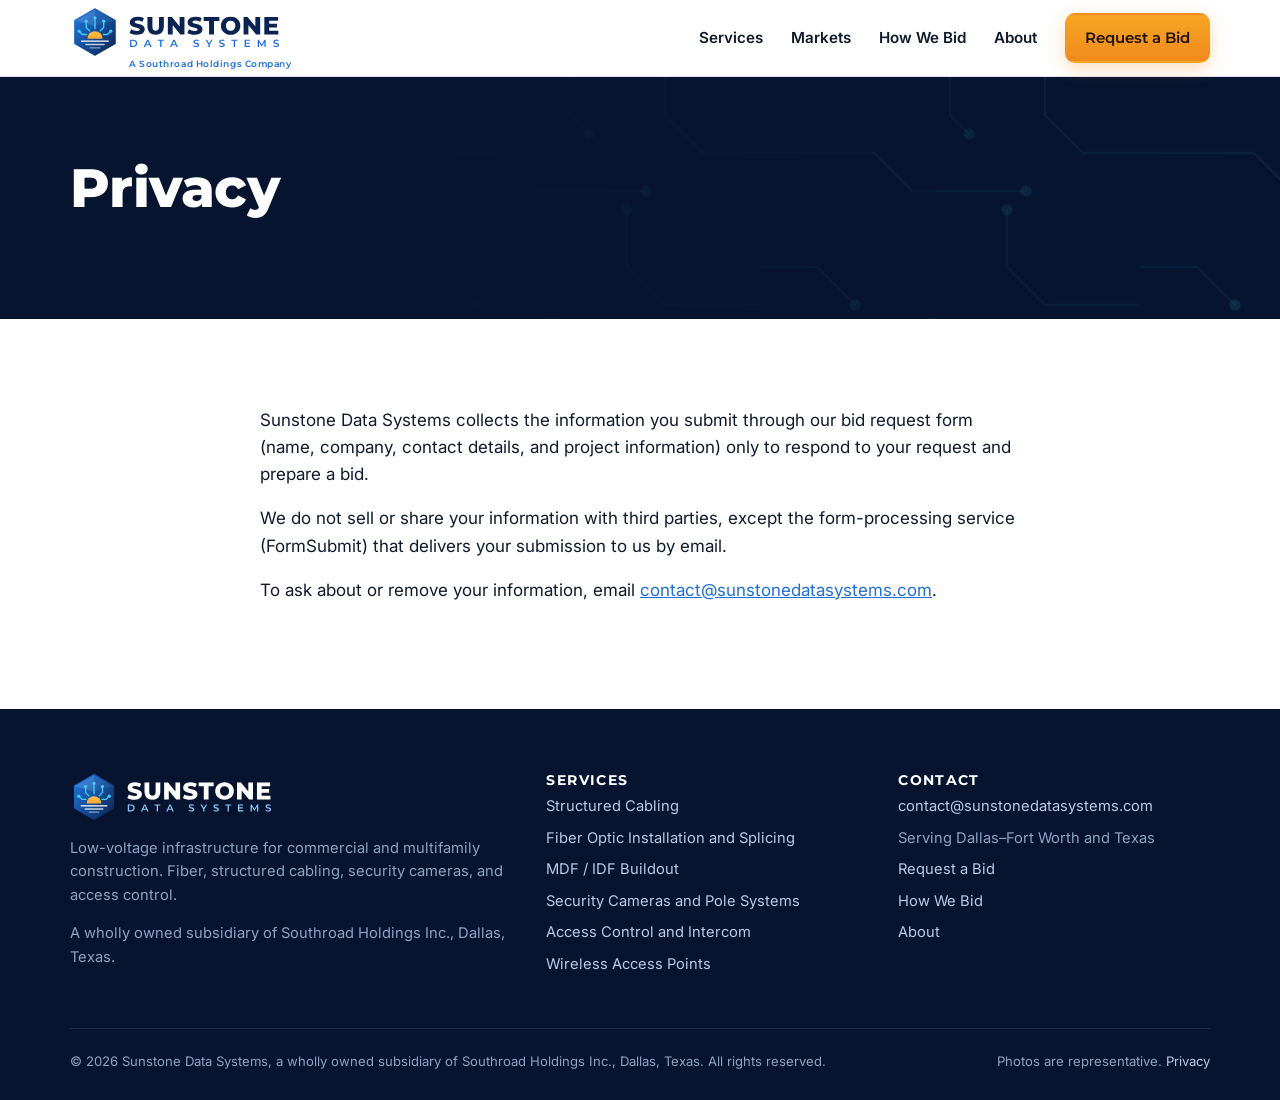
<file: privacy.html>
<!doctype html>
<html lang="en">
<head>
<meta charset="utf-8">
<meta name="viewport" content="width=device-width, initial-scale=1">
<title>Privacy | Sunstone Data Systems</title>
<meta name="description" content="Privacy policy for Sunstone Data Systems.">
<link rel="canonical" href="https://www.sunstonedatasystems.com/privacy.html">
<meta property="og:title" content="Privacy | Sunstone Data Systems">
<meta property="og:description" content="Privacy policy for Sunstone Data Systems.">
<meta property="og:type" content="website">
<meta property="og:url" content="https://www.sunstonedatasystems.com/privacy.html">
<meta property="og:image" content="https://www.sunstonedatasystems.com/assets/img/og-image.png">
<meta name="theme-color" content="#061430">
<link rel="icon" href="/favicon.svg" type="image/svg+xml">
<link rel="apple-touch-icon" href="/assets/img/apple-touch-icon.png">
<link rel="preconnect" href="https://fonts.googleapis.com">
<link rel="preconnect" href="https://fonts.gstatic.com" crossorigin>
<link href="https://fonts.googleapis.com/css2?family=Inter:wght@400;500;600;700&family=Montserrat:wght@600;700;800&display=swap" rel="stylesheet">
<link rel="stylesheet" href="/assets/css/styles.css?v=1792624015">
</head>
<body>
<a class="skip" href="#main">Skip to content</a>
<header class="site-header">
  <nav class="container nav" aria-label="Main">
    <a class="brand" href="/" aria-label="Sunstone Data Systems home"><img src="/assets/img/sunstone-logo-horizontal.svg" alt="Sunstone Data Systems" width="230" height="46"><span class="brand-parent">A Southroad Holdings Company</span></a>
    <button class="nav-toggle" aria-label="Open menu" aria-expanded="false" aria-controls="nav-links"><span></span><span></span><span></span></button>
    <ul class="nav-links" id="nav-links"><li><a href="/services.html">Services</a></li><li><a href="/index.html#markets">Markets</a></li><li><a href="/how-we-bid.html">How We Bid</a></li><li><a href="/about.html">About</a></li><li><a class="btn btn--primary" href="/request-a-bid.html">Request a Bid</a></li></ul>
  </nav>
</header>
<main id="main">
<section class="page-hero"><div class="container"><h1>Privacy</h1></div></section>
<section class="section"><div class="container" style="max-width:800px">
<p>Sunstone Data Systems collects the information you submit through our bid request form (name, company, contact details, and project information) only to respond to your request and prepare a bid.</p>
<p>We do not sell or share your information with third parties, except the form-processing service (FormSubmit) that delivers your submission to us by email.</p>
<p>To ask about or remove your information, email <a href="mailto:contact@sunstonedatasystems.com">contact@sunstonedatasystems.com</a>.</p>
</div></section>
</main>
<footer class="site-footer">
  <div class="container">
    <div class="footer-grid">
      <div>
        <img src="/assets/img/sunstone-logo-horizontal-white.svg" alt="Sunstone Data Systems" width="240" height="48">
        <p>Low-voltage infrastructure for commercial and multifamily construction. Fiber, structured cabling, security cameras, and access control.</p>
        <p>A wholly owned subsidiary of Southroad Holdings Inc., Dallas, Texas.</p>
      </div>
      <div>
        <h4>Services</h4>
        <ul><li><a href="/services.html#structured-cabling">Structured Cabling</a></li><li><a href="/services.html#fiber-optic">Fiber Optic Installation and Splicing</a></li><li><a href="/services.html#mdf-idf">MDF / IDF Buildout</a></li><li><a href="/services.html#security-cameras">Security Cameras and Pole Systems</a></li><li><a href="/services.html#access-control">Access Control and Intercom</a></li><li><a href="/services.html#wireless">Wireless Access Points</a></li></ul>
      </div>
      <div>
        <h4>Contact</h4>
        <ul>
          <li><a href="mailto:contact@sunstonedatasystems.com">contact@sunstonedatasystems.com</a></li>
          <li>Serving Dallas&ndash;Fort Worth and Texas</li>
          <li><a href="/request-a-bid.html">Request a Bid</a></li>
          <li><a href="/how-we-bid.html">How We Bid</a></li>
          <li><a href="/about.html">About</a></li>
        </ul>
      </div>
    </div>
    <div class="footer-bottom">
      <span>&copy; <span data-year>2026</span> Sunstone Data Systems, a wholly owned subsidiary of Southroad Holdings Inc., Dallas, Texas. All rights reserved.</span>
      <span>Photos are representative. <a href="/privacy.html">Privacy</a></span>
    </div>
  </div>
</footer>
<script src="/assets/js/main.js?v=1792624015" defer></script>
</body>
</html>
</file>
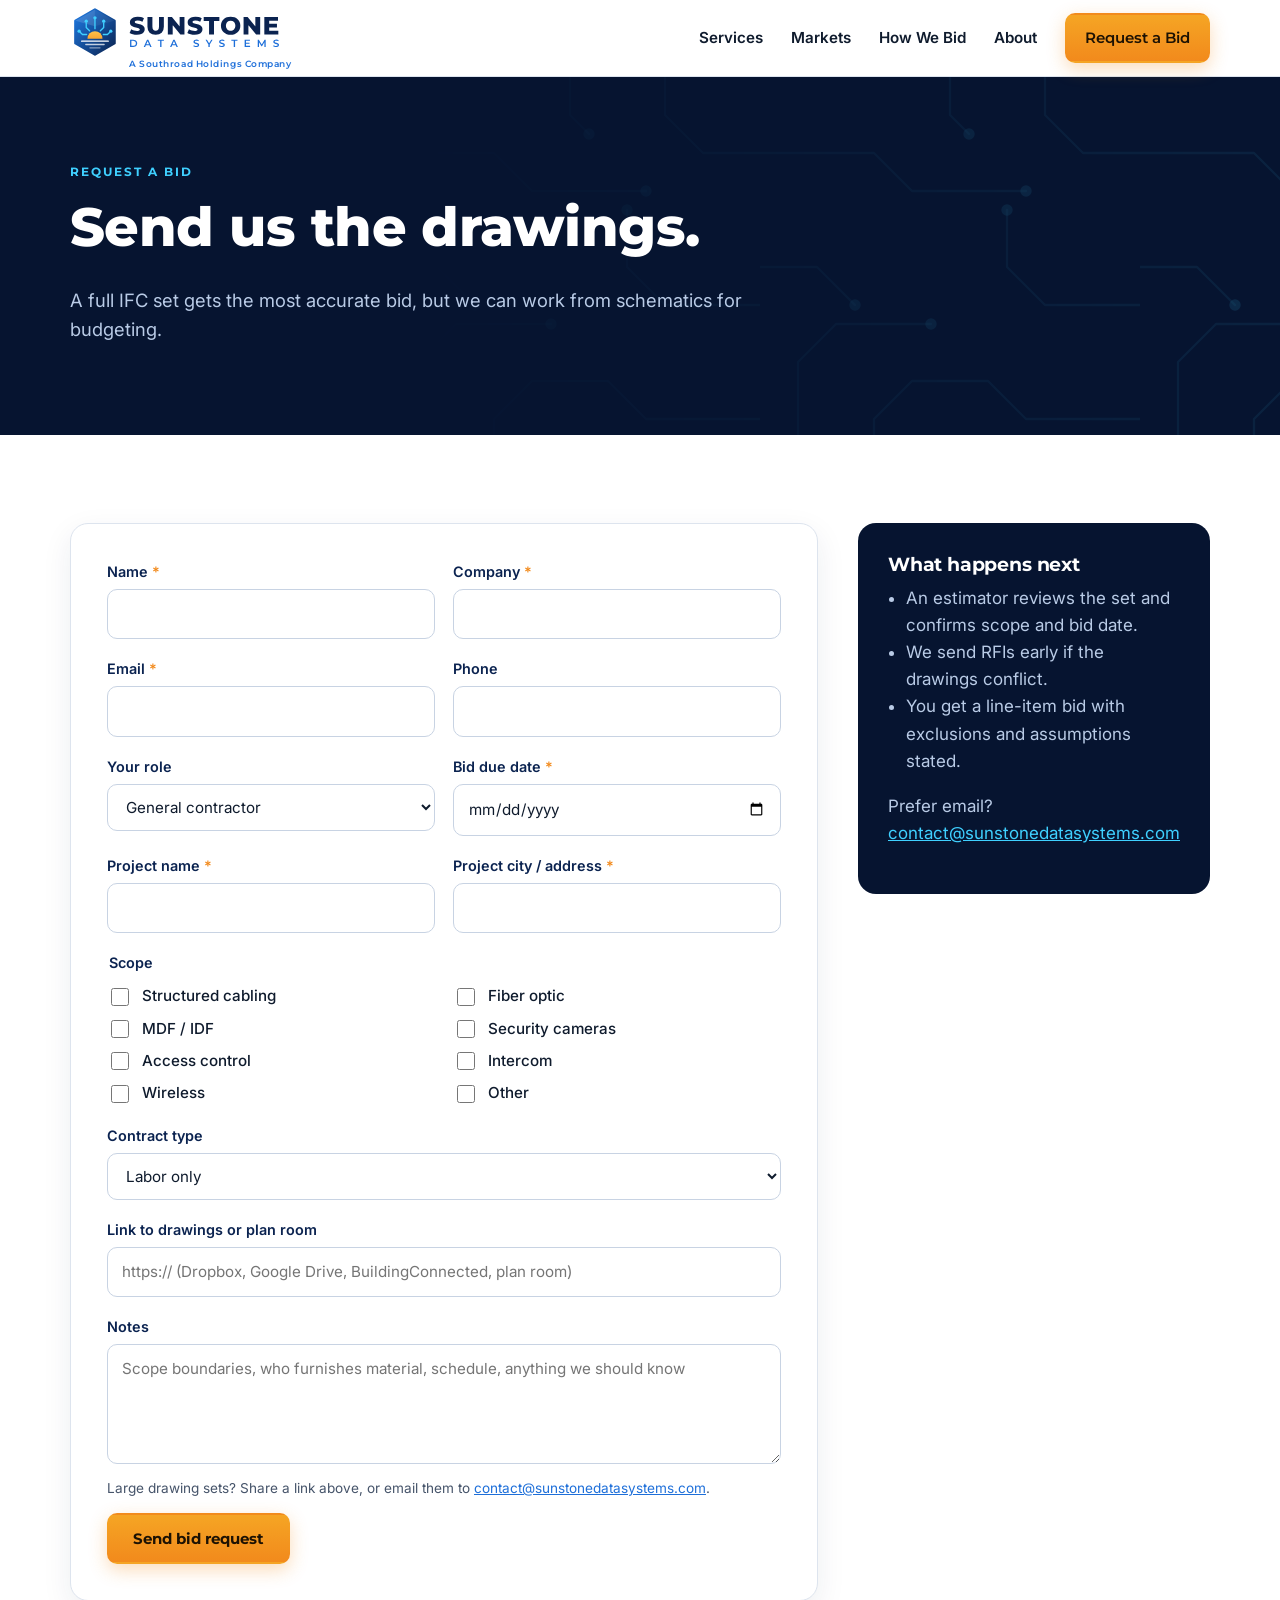
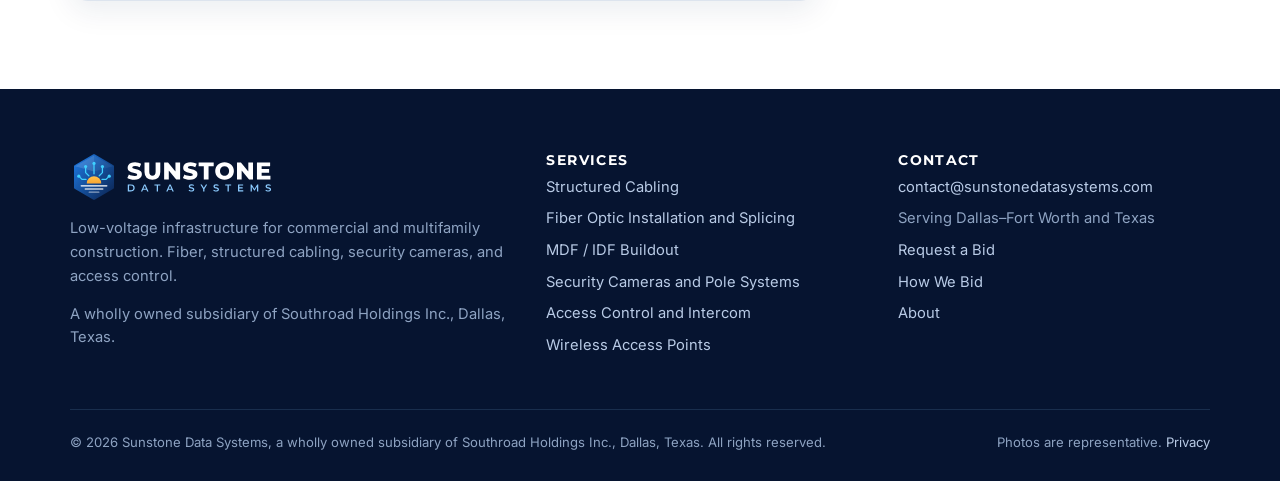
<file: request-a-bid.html>
<!doctype html>
<html lang="en">
<head>
<meta charset="utf-8">
<meta name="viewport" content="width=device-width, initial-scale=1">
<title>Request a Bid | Sunstone Data Systems</title>
<meta name="description" content="Send Sunstone Data Systems your drawing set and bid date for a line-item low-voltage bid.">
<link rel="canonical" href="https://www.sunstonedatasystems.com/request-a-bid.html">
<meta property="og:title" content="Request a Bid | Sunstone Data Systems">
<meta property="og:description" content="Send Sunstone Data Systems your drawing set and bid date for a line-item low-voltage bid.">
<meta property="og:type" content="website">
<meta property="og:url" content="https://www.sunstonedatasystems.com/request-a-bid.html">
<meta property="og:image" content="https://www.sunstonedatasystems.com/assets/img/og-image.png">
<meta name="theme-color" content="#061430">
<link rel="icon" href="/favicon.svg" type="image/svg+xml">
<link rel="apple-touch-icon" href="/assets/img/apple-touch-icon.png">
<link rel="preconnect" href="https://fonts.googleapis.com">
<link rel="preconnect" href="https://fonts.gstatic.com" crossorigin>
<link href="https://fonts.googleapis.com/css2?family=Inter:wght@400;500;600;700&family=Montserrat:wght@600;700;800&display=swap" rel="stylesheet">
<link rel="stylesheet" href="/assets/css/styles.css?v=1792624015">
</head>
<body>
<a class="skip" href="#main">Skip to content</a>
<header class="site-header">
  <nav class="container nav" aria-label="Main">
    <a class="brand" href="/" aria-label="Sunstone Data Systems home"><img src="/assets/img/sunstone-logo-horizontal.svg" alt="Sunstone Data Systems" width="230" height="46"><span class="brand-parent">A Southroad Holdings Company</span></a>
    <button class="nav-toggle" aria-label="Open menu" aria-expanded="false" aria-controls="nav-links"><span></span><span></span><span></span></button>
    <ul class="nav-links" id="nav-links"><li><a href="/services.html">Services</a></li><li><a href="/index.html#markets">Markets</a></li><li><a href="/how-we-bid.html">How We Bid</a></li><li><a href="/about.html">About</a></li><li><a class="btn btn--primary" href="/request-a-bid.html">Request a Bid</a></li></ul>
  </nav>
</header>
<main id="main">
<section class="page-hero"><div class="container">
  <span class="eyebrow">Request a bid</span>
  <h1>Send us the drawings.</h1>
  <p class="lead">A full IFC set gets the most accurate bid, but we can work from schematics for budgeting.</p>
</div></section>
<section class="section"><div class="container form-wrap">
  <form class="bid-form" id="bid-form" action="https://formsubmit.co/ajax/contact@sunstonedatasystems.com" method="POST" data-email="contact@sunstonedatasystems.com">
    <input type="hidden" name="_subject" value="New bid request: sunstonedatasystems.com">
    <input type="hidden" name="_template" value="table">
    <input type="hidden" name="_captcha" value="false">
    <input type="text" name="_honey" style="display:none" tabindex="-1" autocomplete="off">
    <div class="form-grid">
      <div class="field"><label for="name">Name <span class="req">*</span></label><input id="name" name="name" required autocomplete="name"></div>
      <div class="field"><label for="company">Company <span class="req">*</span></label><input id="company" name="company" required autocomplete="organization"></div>
      <div class="field"><label for="email">Email <span class="req">*</span></label><input id="email" name="email" type="email" required autocomplete="email"></div>
      <div class="field"><label for="phone">Phone</label><input id="phone" name="phone" type="tel" autocomplete="tel"></div>
      <div class="field"><label for="role">Your role</label><select id="role" name="role"><option>General contractor</option><option>Developer</option><option>Owner's rep</option><option>Low-voltage contractor</option><option>Other</option></select></div>
      <div class="field"><label for="due">Bid due date <span class="req">*</span></label><input id="due" name="bid_due_date" type="date" required></div>
      <div class="field"><label for="project">Project name <span class="req">*</span></label><input id="project" name="project_name" required></div>
      <div class="field"><label for="location">Project city / address <span class="req">*</span></label><input id="location" name="project_location" required></div>
      <fieldset class="field full"><legend>Scope</legend><div class="checks"><label><input type="checkbox" name="scope" value="Structured cabling"> Structured cabling</label><label><input type="checkbox" name="scope" value="Fiber optic"> Fiber optic</label><label><input type="checkbox" name="scope" value="MDF / IDF"> MDF / IDF</label><label><input type="checkbox" name="scope" value="Security cameras"> Security cameras</label><label><input type="checkbox" name="scope" value="Access control"> Access control</label><label><input type="checkbox" name="scope" value="Intercom"> Intercom</label><label><input type="checkbox" name="scope" value="Wireless"> Wireless</label><label><input type="checkbox" name="scope" value="Other"> Other</label></div></fieldset>
      <div class="field full"><label for="contract">Contract type</label><select id="contract" name="contract_type"><option>Labor only</option><option>Furnish and install</option><option>Not sure</option></select></div>
      <div class="field full"><label for="drawings">Link to drawings or plan room</label><input id="drawings" name="drawings_link" type="url" placeholder="https:// (Dropbox, Google Drive, BuildingConnected, plan room)"></div>
      <div class="field full"><label for="notes">Notes</label><textarea id="notes" name="notes" placeholder="Scope boundaries, who furnishes material, schedule, anything we should know"></textarea></div>
    </div>
    <p class="form-note">Large drawing sets? Share a link above, or email them to <a href="mailto:contact@sunstonedatasystems.com">contact@sunstonedatasystems.com</a>.</p>
    <button class="btn btn--primary" type="submit">Send bid request</button>
    <div class="form-status" role="status" aria-live="polite"></div>
  </form>
  <aside class="side-card">
    <h3>What happens next</h3>
    <ul>
      <li>An estimator reviews the set and confirms scope and bid date.</li>
      <li>We send RFIs early if the drawings conflict.</li>
      <li>You get a line-item bid with exclusions and assumptions stated.</li>
    </ul>
    <p>Prefer email? <a href="mailto:contact@sunstonedatasystems.com">contact@sunstonedatasystems.com</a></p>
  </aside>
</div></section>
</main>
<footer class="site-footer">
  <div class="container">
    <div class="footer-grid">
      <div>
        <img src="/assets/img/sunstone-logo-horizontal-white.svg" alt="Sunstone Data Systems" width="240" height="48">
        <p>Low-voltage infrastructure for commercial and multifamily construction. Fiber, structured cabling, security cameras, and access control.</p>
        <p>A wholly owned subsidiary of Southroad Holdings Inc., Dallas, Texas.</p>
      </div>
      <div>
        <h4>Services</h4>
        <ul><li><a href="/services.html#structured-cabling">Structured Cabling</a></li><li><a href="/services.html#fiber-optic">Fiber Optic Installation and Splicing</a></li><li><a href="/services.html#mdf-idf">MDF / IDF Buildout</a></li><li><a href="/services.html#security-cameras">Security Cameras and Pole Systems</a></li><li><a href="/services.html#access-control">Access Control and Intercom</a></li><li><a href="/services.html#wireless">Wireless Access Points</a></li></ul>
      </div>
      <div>
        <h4>Contact</h4>
        <ul>
          <li><a href="mailto:contact@sunstonedatasystems.com">contact@sunstonedatasystems.com</a></li>
          <li>Serving Dallas&ndash;Fort Worth and Texas</li>
          <li><a href="/request-a-bid.html">Request a Bid</a></li>
          <li><a href="/how-we-bid.html">How We Bid</a></li>
          <li><a href="/about.html">About</a></li>
        </ul>
      </div>
    </div>
    <div class="footer-bottom">
      <span>&copy; <span data-year>2026</span> Sunstone Data Systems, a wholly owned subsidiary of Southroad Holdings Inc., Dallas, Texas. All rights reserved.</span>
      <span>Photos are representative. <a href="/privacy.html">Privacy</a></span>
    </div>
  </div>
</footer>
<script src="/assets/js/main.js?v=1792624015" defer></script>
</body>
</html>
</file>
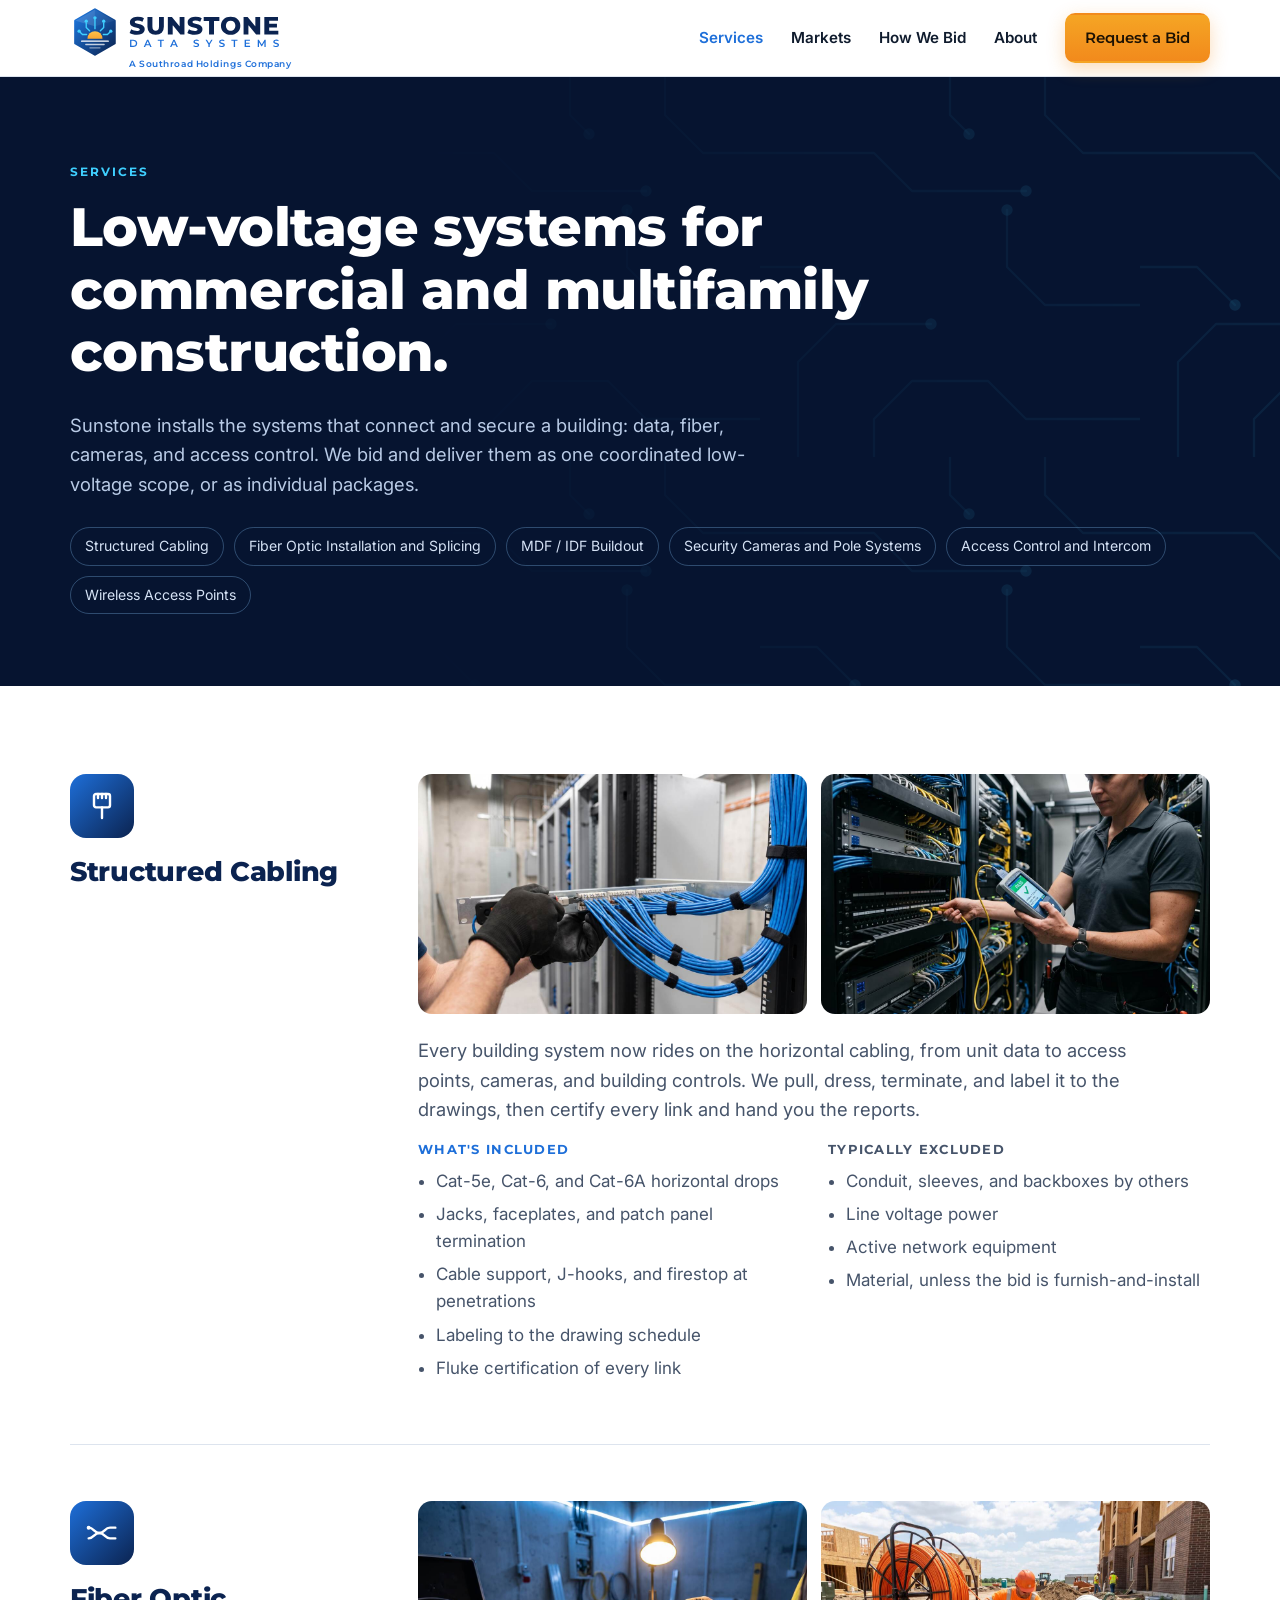
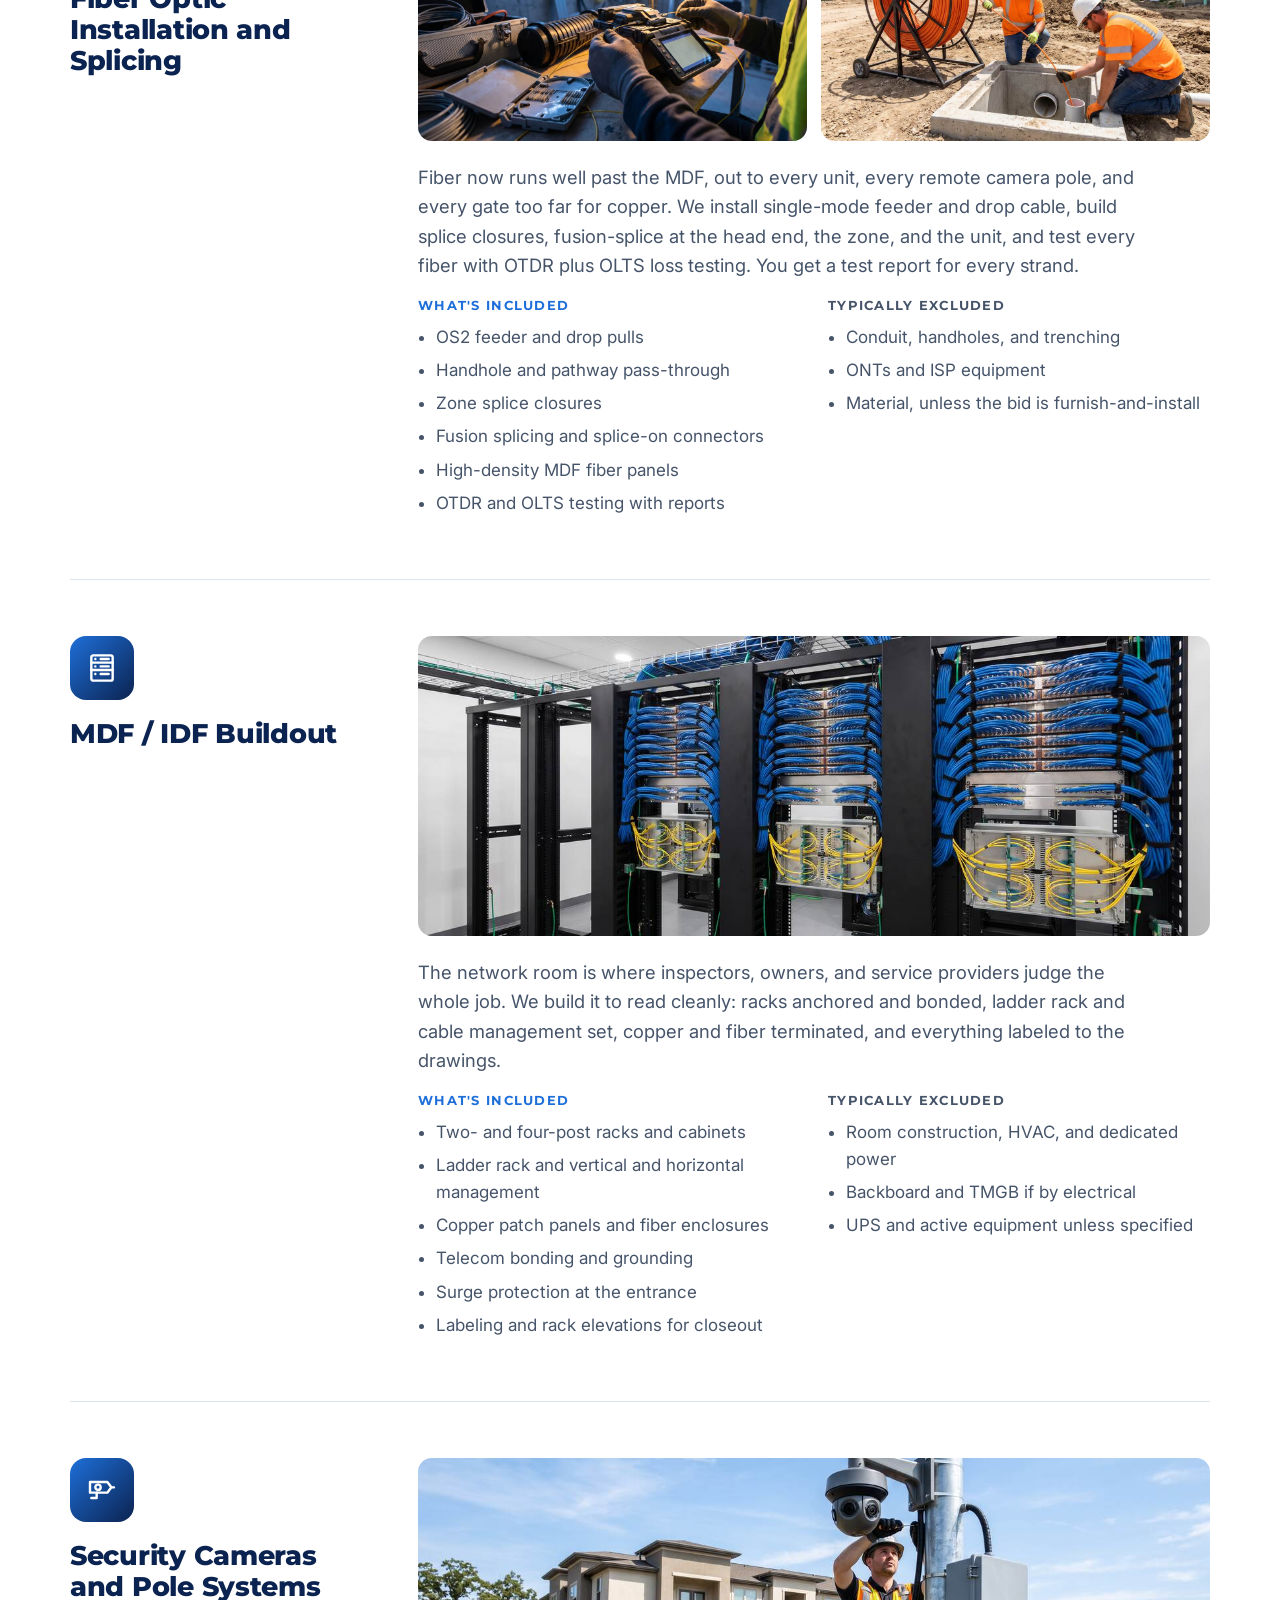
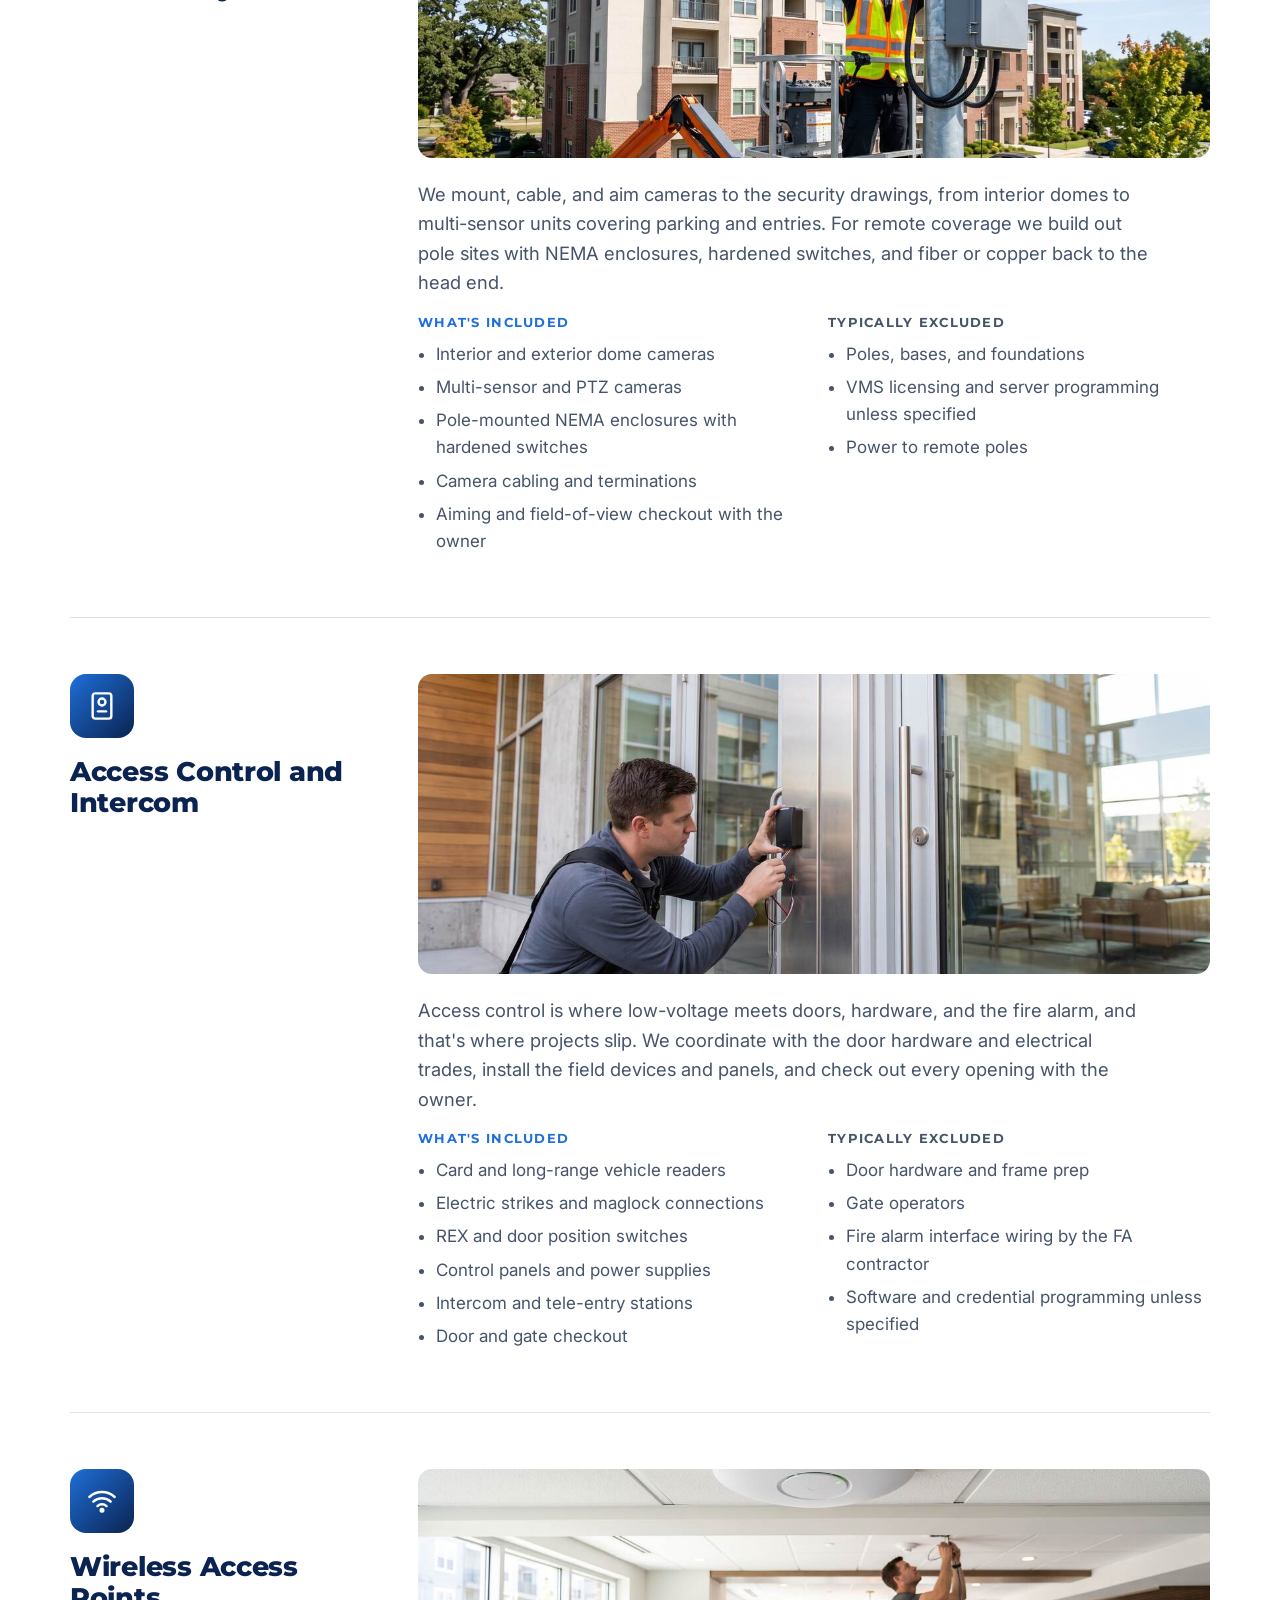
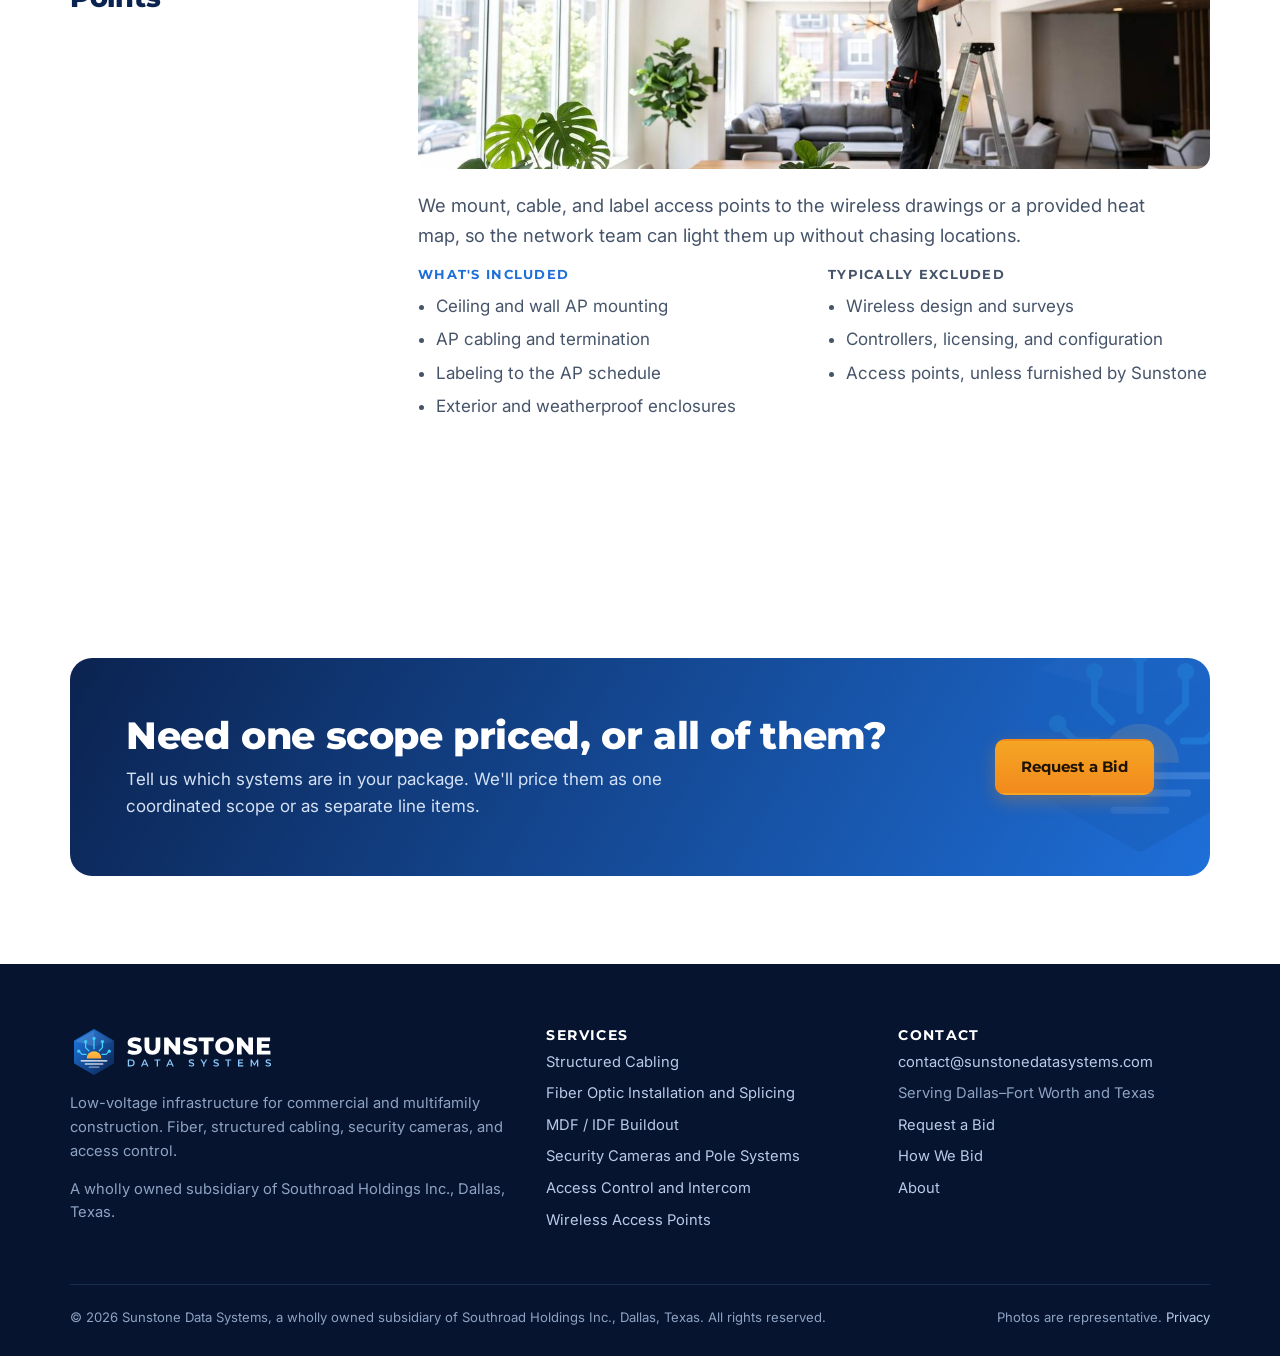
<file: services.html>
<!doctype html>
<html lang="en">
<head>
<meta charset="utf-8">
<meta name="viewport" content="width=device-width, initial-scale=1">
<title>Services | Sunstone Data Systems</title>
<meta name="description" content="Structured cabling, fiber optic installation and splicing, MDF/IDF buildout, security cameras, access control, and wireless for commercial and multifamily projects.">
<link rel="canonical" href="https://www.sunstonedatasystems.com/services.html">
<meta property="og:title" content="Services | Sunstone Data Systems">
<meta property="og:description" content="Structured cabling, fiber optic installation and splicing, MDF/IDF buildout, security cameras, access control, and wireless for commercial and multifamily projects.">
<meta property="og:type" content="website">
<meta property="og:url" content="https://www.sunstonedatasystems.com/services.html">
<meta property="og:image" content="https://www.sunstonedatasystems.com/assets/img/og-image.png">
<meta name="theme-color" content="#061430">
<link rel="icon" href="/favicon.svg" type="image/svg+xml">
<link rel="apple-touch-icon" href="/assets/img/apple-touch-icon.png">
<link rel="preconnect" href="https://fonts.googleapis.com">
<link rel="preconnect" href="https://fonts.gstatic.com" crossorigin>
<link href="https://fonts.googleapis.com/css2?family=Inter:wght@400;500;600;700&family=Montserrat:wght@600;700;800&display=swap" rel="stylesheet">
<link rel="stylesheet" href="/assets/css/styles.css?v=1792624015">
</head>
<body>
<a class="skip" href="#main">Skip to content</a>
<header class="site-header">
  <nav class="container nav" aria-label="Main">
    <a class="brand" href="/" aria-label="Sunstone Data Systems home"><img src="/assets/img/sunstone-logo-horizontal.svg" alt="Sunstone Data Systems" width="230" height="46"><span class="brand-parent">A Southroad Holdings Company</span></a>
    <button class="nav-toggle" aria-label="Open menu" aria-expanded="false" aria-controls="nav-links"><span></span><span></span><span></span></button>
    <ul class="nav-links" id="nav-links"><li><a href="/services.html" aria-current="page">Services</a></li><li><a href="/index.html#markets">Markets</a></li><li><a href="/how-we-bid.html">How We Bid</a></li><li><a href="/about.html">About</a></li><li><a class="btn btn--primary" href="/request-a-bid.html">Request a Bid</a></li></ul>
  </nav>
</header>
<main id="main">
<section class="page-hero"><div class="container">
  <span class="eyebrow">Services</span>
  <h1>Low-voltage systems for commercial and multifamily construction.</h1>
  <p class="lead">Sunstone installs the systems that connect and secure a building: data, fiber, cameras, and access control. We bid and deliver them as one coordinated low-voltage scope, or as individual packages.</p>
  <nav class="subnav" aria-label="Services"><a href="#structured-cabling">Structured Cabling</a><a href="#fiber-optic">Fiber Optic Installation and Splicing</a><a href="#mdf-idf">MDF / IDF Buildout</a><a href="#security-cameras">Security Cameras and Pole Systems</a><a href="#access-control">Access Control and Intercom</a><a href="#wireless">Wireless Access Points</a></nav>
</div></section>
<section class="section"><div class="container"><article class="service" id="structured-cabling">
  <aside><div class="icon"><svg viewBox="0 0 24 24"><rect x="6" y="3" width="12" height="10" rx="1.5"/><path d="M9 3v3M12 3v3M15 3v3M12 13v8"/></svg></div><h2>Structured Cabling</h2></aside>
  <div>
    <div class="service-photos n2"><img class="" src="/assets/img/photos/cat6-termination.jpg" alt="Technician terminating Cat-6 cable bundles on a patch panel" width="1200" height="805" loading="lazy" decoding="async"><img class="" src="/assets/img/photos/cable-testing.jpg" alt="Technician certifying a copper link with a handheld cable tester" width="1200" height="805" loading="lazy" decoding="async"></div>
    <p class="lead">Every building system now rides on the horizontal cabling, from unit data to access points, cameras, and building controls. We pull, dress, terminate, and label it to the drawings, then certify every link and hand you the reports.</p>
    <div class="service-cols">
      <div><h4>What's included</h4><ul><li>Cat-5e, Cat-6, and Cat-6A horizontal drops</li><li>Jacks, faceplates, and patch panel termination</li><li>Cable support, J-hooks, and firestop at penetrations</li><li>Labeling to the drawing schedule</li><li>Fluke certification of every link</li></ul></div>
      <div class="excl"><h4>Typically excluded</h4><ul><li>Conduit, sleeves, and backboxes by others</li><li>Line voltage power</li><li>Active network equipment</li><li>Material, unless the bid is furnish-and-install</li></ul></div>
    </div>
  </div>
</article><article class="service" id="fiber-optic">
  <aside><div class="icon"><svg viewBox="0 0 24 24"><path d="M2 8c4 0 4 4 8 4s4-4 8-4h4"/><path d="M2 16c4 0 4-4 8-4s4 4 8 4h4"/><circle cx="2" cy="8" r=".6"/></svg></div><h2>Fiber Optic Installation and Splicing</h2></aside>
  <div>
    <div class="service-photos n2"><img class="" src="/assets/img/photos/fiber-splicing.jpg" alt="Fusion splicing single-mode fiber beside a splice closure" width="1200" height="805" loading="lazy" decoding="async"><img class="" src="/assets/img/photos/fiber-pulling.jpg" alt="Crew pulling fiber from a reel into a handhole on a multifamily site" width="1200" height="805" loading="lazy" decoding="async"></div>
    <p class="lead">Fiber now runs well past the MDF, out to every unit, every remote camera pole, and every gate too far for copper. We install single-mode feeder and drop cable, build splice closures, fusion-splice at the head end, the zone, and the unit, and test every fiber with OTDR plus OLTS loss testing. You get a test report for every strand.</p>
    <div class="service-cols">
      <div><h4>What's included</h4><ul><li>OS2 feeder and drop pulls</li><li>Handhole and pathway pass-through</li><li>Zone splice closures</li><li>Fusion splicing and splice-on connectors</li><li>High-density MDF fiber panels</li><li>OTDR and OLTS testing with reports</li></ul></div>
      <div class="excl"><h4>Typically excluded</h4><ul><li>Conduit, handholes, and trenching</li><li>ONTs and ISP equipment</li><li>Material, unless the bid is furnish-and-install</li></ul></div>
    </div>
  </div>
</article><article class="service" id="mdf-idf">
  <aside><div class="icon"><svg viewBox="0 0 24 24"><rect x="4" y="2.5" width="16" height="19" rx="1.5"/><path d="M4 8h16M4 13.5h16M7 5.3h.01M7 10.8h.01M7 16.5h.01M11 5.3h6M11 10.8h6M11 16.5h6"/></svg></div><h2>MDF / IDF Buildout</h2></aside>
  <div>
    <div class="service-photos n1"><img class="" src="/assets/img/photos/mdf-racks.jpg" alt="MDF racks with dressed Cat-6 patch panels, fiber enclosures, and overhead cable tray" width="1200" height="805" loading="lazy" decoding="async"></div>
    <p class="lead">The network room is where inspectors, owners, and service providers judge the whole job. We build it to read cleanly: racks anchored and bonded, ladder rack and cable management set, copper and fiber terminated, and everything labeled to the drawings.</p>
    <div class="service-cols">
      <div><h4>What's included</h4><ul><li>Two- and four-post racks and cabinets</li><li>Ladder rack and vertical and horizontal management</li><li>Copper patch panels and fiber enclosures</li><li>Telecom bonding and grounding</li><li>Surge protection at the entrance</li><li>Labeling and rack elevations for closeout</li></ul></div>
      <div class="excl"><h4>Typically excluded</h4><ul><li>Room construction, HVAC, and dedicated power</li><li>Backboard and TMGB if by electrical</li><li>UPS and active equipment unless specified</li></ul></div>
    </div>
  </div>
</article><article class="service" id="security-cameras">
  <aside><div class="icon"><svg viewBox="0 0 24 24"><path d="M3 6h13l3 4-3 4H3z"/><circle cx="9" cy="10" r="2"/><path d="M8 14v4H4M19 10h2"/></svg></div><h2>Security Cameras and Pole Systems</h2></aside>
  <div>
    <div class="service-photos n1"><img class="" src="/assets/img/photos/pole-camera.jpg" alt="Technician installing a multi-sensor camera and NEMA enclosure on a pole" width="1200" height="805" loading="lazy" decoding="async"></div>
    <p class="lead">We mount, cable, and aim cameras to the security drawings, from interior domes to multi-sensor units covering parking and entries. For remote coverage we build out pole sites with NEMA enclosures, hardened switches, and fiber or copper back to the head end.</p>
    <div class="service-cols">
      <div><h4>What's included</h4><ul><li>Interior and exterior dome cameras</li><li>Multi-sensor and PTZ cameras</li><li>Pole-mounted NEMA enclosures with hardened switches</li><li>Camera cabling and terminations</li><li>Aiming and field-of-view checkout with the owner</li></ul></div>
      <div class="excl"><h4>Typically excluded</h4><ul><li>Poles, bases, and foundations</li><li>VMS licensing and server programming unless specified</li><li>Power to remote poles</li></ul></div>
    </div>
  </div>
</article><article class="service" id="access-control">
  <aside><div class="icon"><svg viewBox="0 0 24 24"><rect x="5" y="2.5" width="14" height="19" rx="2"/><circle cx="12" cy="9" r="2.6"/><path d="M9 16h6"/></svg></div><h2>Access Control and Intercom</h2></aside>
  <div>
    <div class="service-photos n1"><img class="" src="/assets/img/photos/access-control.jpg" alt="Technician wiring a card reader at an amenity building entrance" width="1200" height="805" loading="lazy" decoding="async"></div>
    <p class="lead">Access control is where low-voltage meets doors, hardware, and the fire alarm, and that's where projects slip. We coordinate with the door hardware and electrical trades, install the field devices and panels, and check out every opening with the owner.</p>
    <div class="service-cols">
      <div><h4>What's included</h4><ul><li>Card and long-range vehicle readers</li><li>Electric strikes and maglock connections</li><li>REX and door position switches</li><li>Control panels and power supplies</li><li>Intercom and tele-entry stations</li><li>Door and gate checkout</li></ul></div>
      <div class="excl"><h4>Typically excluded</h4><ul><li>Door hardware and frame prep</li><li>Gate operators</li><li>Fire alarm interface wiring by the FA contractor</li><li>Software and credential programming unless specified</li></ul></div>
    </div>
  </div>
</article><article class="service" id="wireless">
  <aside><div class="icon"><svg viewBox="0 0 24 24"><path d="M2.5 9a14 14 0 0 1 19 0M5.5 12.5a9.5 9.5 0 0 1 13 0M8.6 15.8a5 5 0 0 1 6.8 0"/><circle cx="12" cy="19" r="1"/></svg></div><h2>Wireless Access Points</h2></aside>
  <div>
    <div class="service-photos n1"><img class="" src="/assets/img/photos/wireless-ap.jpg" alt="Ceiling-mounted wireless access point in a clubhouse lounge" width="1200" height="805" loading="lazy" decoding="async"></div>
    <p class="lead">We mount, cable, and label access points to the wireless drawings or a provided heat map, so the network team can light them up without chasing locations.</p>
    <div class="service-cols">
      <div><h4>What's included</h4><ul><li>Ceiling and wall AP mounting</li><li>AP cabling and termination</li><li>Labeling to the AP schedule</li><li>Exterior and weatherproof enclosures</li></ul></div>
      <div class="excl"><h4>Typically excluded</h4><ul><li>Wireless design and surveys</li><li>Controllers, licensing, and configuration</li><li>Access points, unless furnished by Sunstone</li></ul></div>
    </div>
  </div>
</article></div></section>
<section class="section"><div class="container"><div class="cta-band">
  <div><h2>Need one scope priced, or all of them?</h2><p>Tell us which systems are in your package. We'll price them as one coordinated scope or as separate line items.</p></div>
  <a class="btn btn--primary" href="/request-a-bid.html">Request a Bid</a>
</div></div></section>
</main>
<footer class="site-footer">
  <div class="container">
    <div class="footer-grid">
      <div>
        <img src="/assets/img/sunstone-logo-horizontal-white.svg" alt="Sunstone Data Systems" width="240" height="48">
        <p>Low-voltage infrastructure for commercial and multifamily construction. Fiber, structured cabling, security cameras, and access control.</p>
        <p>A wholly owned subsidiary of Southroad Holdings Inc., Dallas, Texas.</p>
      </div>
      <div>
        <h4>Services</h4>
        <ul><li><a href="/services.html#structured-cabling">Structured Cabling</a></li><li><a href="/services.html#fiber-optic">Fiber Optic Installation and Splicing</a></li><li><a href="/services.html#mdf-idf">MDF / IDF Buildout</a></li><li><a href="/services.html#security-cameras">Security Cameras and Pole Systems</a></li><li><a href="/services.html#access-control">Access Control and Intercom</a></li><li><a href="/services.html#wireless">Wireless Access Points</a></li></ul>
      </div>
      <div>
        <h4>Contact</h4>
        <ul>
          <li><a href="mailto:contact@sunstonedatasystems.com">contact@sunstonedatasystems.com</a></li>
          <li>Serving Dallas&ndash;Fort Worth and Texas</li>
          <li><a href="/request-a-bid.html">Request a Bid</a></li>
          <li><a href="/how-we-bid.html">How We Bid</a></li>
          <li><a href="/about.html">About</a></li>
        </ul>
      </div>
    </div>
    <div class="footer-bottom">
      <span>&copy; <span data-year>2026</span> Sunstone Data Systems, a wholly owned subsidiary of Southroad Holdings Inc., Dallas, Texas. All rights reserved.</span>
      <span>Photos are representative. <a href="/privacy.html">Privacy</a></span>
    </div>
  </div>
</footer>
<script src="/assets/js/main.js?v=1792624015" defer></script>
</body>
</html>
</file>
<file: assets/css/styles.css>
/* Sunstone Data Systems — site styles */
:root {
  --navy-900: #061430;
  --navy-800: #0B2350;
  --navy-700: #12306A;
  --blue-600: #1E6FD9;
  --blue-500: #2F86F0;
  --cyan-400: #3FD0FF;
  --amber-500: #F5A524;
  --amber-600: #F28A1C;
  --ink: #0F1B2D;
  --ink-soft: #46546A;
  --line: #DDE4EE;
  --bg: #FFFFFF;
  --bg-soft: #F4F7FB;
  --radius: 14px;
  --shadow: 0 10px 30px rgba(11, 35, 80, .08);
  --max: 1180px;
  --head: "Montserrat", system-ui, sans-serif;
  --body: "Inter", system-ui, -apple-system, "Segoe UI", sans-serif;
}

*, *::before, *::after { box-sizing: border-box; }
html { scroll-behavior: smooth; }
body {
  margin: 0;
  font-family: var(--body);
  font-size: 17px;
  line-height: 1.6;
  color: var(--ink);
  background: var(--bg);
  -webkit-font-smoothing: antialiased;
}
img { max-width: 100%; display: block; }
a { color: var(--blue-600); }
h1, h2, h3, h4 { font-family: var(--head); line-height: 1.15; margin: 0 0 .5em; color: var(--navy-800); letter-spacing: -.01em; }
h1 { font-size: clamp(2.1rem, 4.6vw, 3.4rem); font-weight: 800; }
h2 { font-size: clamp(1.7rem, 3vw, 2.4rem); font-weight: 800; }
h3 { font-size: 1.2rem; font-weight: 700; }
p { margin: 0 0 1em; }
.container { width: 100%; max-width: var(--max); margin: 0 auto; padding: 0 20px; }
.eyebrow {
  display: inline-block; font-family: var(--head); font-weight: 700; font-size: .78rem;
  letter-spacing: .16em; text-transform: uppercase; color: var(--blue-600); margin-bottom: 14px;
}
.lead { font-size: 1.15rem; color: var(--ink-soft); max-width: 46rem; }
.section { padding: 88px 0; }
.section--soft { background: var(--bg-soft); }
.section--dark { background: var(--navy-900); color: #D5E2F5; }
.section--dark h2, .section--dark h3 { color: #fff; }
.section--dark .eyebrow { color: var(--cyan-400); }
.section-head { max-width: 760px; margin-bottom: 44px; }
.skip { position: absolute; left: -9999px; }
.skip:focus { left: 12px; top: 12px; background: #fff; padding: 8px 12px; z-index: 100; }

/* Buttons */
.btn {
  display: inline-flex; align-items: center; justify-content: center; gap: 8px;
  font-family: var(--head); font-weight: 700; font-size: .95rem; text-decoration: none;
  padding: 14px 24px; border-radius: 10px; border: 2px solid transparent; cursor: pointer;
  transition: transform .15s ease, background .15s ease, box-shadow .15s ease;
}
.btn:hover { transform: translateY(-1px); }
.btn--primary { background: linear-gradient(180deg, var(--amber-500), var(--amber-600)); color: #1D1203; box-shadow: 0 6px 18px rgba(242, 138, 28, .3); }
.btn--blue { background: var(--blue-600); color: #fff; }
.btn--ghost { border-color: rgba(255,255,255,.35); color: #fff; }
.btn--ghost:hover { background: rgba(255,255,255,.08); }
.btn--outline { border-color: var(--blue-600); color: var(--blue-600); }

/* Header */
.site-header {
  position: sticky; top: 0; z-index: 50; background: rgba(255,255,255,.96);
  backdrop-filter: blur(8px); border-bottom: 1px solid var(--line);
}
.nav { display: flex; align-items: center; justify-content: space-between; height: 76px; gap: 24px; }
.brand img { height: 50px; width: auto; }
.nav-links { display: flex; align-items: center; gap: 28px; list-style: none; margin: 0; padding: 0; }
.nav-links a { text-decoration: none; color: var(--ink); font-weight: 600; font-size: .95rem; }
.nav-links a:hover, .nav-links a[aria-current="page"] { color: var(--blue-600); }
.nav-links .btn { color: #1D1203; padding: 11px 18px; }
.nav-toggle { display: none; background: none; border: 0; padding: 8px; cursor: pointer; }
.nav-toggle span { display: block; width: 24px; height: 2px; background: var(--navy-800); margin: 5px 0; transition: .2s; }

@media (max-width: 920px) {
  .nav-toggle { display: block; }
  .nav-links {
    position: absolute; top: 76px; left: 0; right: 0; flex-direction: column; align-items: stretch;
    background: #fff; border-bottom: 1px solid var(--line); padding: 12px 20px 22px; gap: 4px; display: none;
  }
  .nav-links.open { display: flex; }
  .nav-links a { padding: 12px 0; }
  .nav-links .btn { margin-top: 8px; }
  .brand img { height: 40px; }
}

/* Hero */
.hero {
  position: relative; overflow: hidden; color: #D5E2F5;
  background:
    radial-gradient(900px 500px at 85% -10%, rgba(47,134,240,.35), transparent 60%),
    radial-gradient(600px 400px at 10% 110%, rgba(245,165,36,.16), transparent 60%),
    var(--navy-900);
}
.hero::before {
  content: ""; position: absolute; inset: 0; opacity: .5;
  background-image: url("../img/circuit-pattern.svg"); background-size: 420px;
  mask-image: linear-gradient(90deg, transparent, #000 60%);
  -webkit-mask-image: linear-gradient(90deg, transparent, #000 60%);
}
.hero .container { position: relative; display: grid; grid-template-columns: 1.15fr .85fr; gap: 56px; align-items: center; padding-top: 96px; padding-bottom: 104px; }
.hero h1 { color: #fff; }
.hero h1 .accent { background: linear-gradient(90deg, var(--cyan-400), #8CCBFF); -webkit-background-clip: text; background-clip: text; color: transparent; }
.hero .lead { color: #B9CBE6; }
.hero-actions { display: flex; flex-wrap: wrap; gap: 14px; margin-top: 30px; }
.hero-tags { display: flex; flex-wrap: wrap; gap: 10px; margin-top: 34px; padding: 0; list-style: none; }
.hero-tags li { font-size: .85rem; padding: 6px 12px; border: 1px solid rgba(140,203,255,.25); border-radius: 999px; color: #B9CBE6; }

.bid-card {
  background: rgba(255,255,255,.97); color: var(--ink); border-radius: 18px; padding: 24px;
  box-shadow: 0 30px 60px rgba(0,0,0,.35); font-size: .88rem; transform: rotate(1.2deg);
}
.bid-card header { display: flex; justify-content: space-between; align-items: center; border-bottom: 2px solid var(--navy-800); padding-bottom: 12px; margin-bottom: 8px; }
.bid-card header strong { font-family: var(--head); color: var(--navy-800); font-size: 1rem; }
.bid-card .tag { font-size: .7rem; font-weight: 700; letter-spacing: .08em; text-transform: uppercase; color: var(--blue-600); background: #E8F1FD; padding: 4px 8px; border-radius: 6px; }
.bid-card table { width: 100%; border-collapse: collapse; }
.bid-card th { text-align: left; font-size: .7rem; text-transform: uppercase; letter-spacing: .06em; color: var(--ink-soft); padding: 8px 4px; }
.bid-card td { padding: 9px 4px; border-top: 1px solid var(--line); }
.bid-card td.sheet { font-family: ui-monospace, SFMono-Regular, Menlo, monospace; color: var(--blue-600); font-size: .8rem; }
.bid-card td.num { text-align: right; font-variant-numeric: tabular-nums; }
.bid-card footer { display: flex; gap: 8px; flex-wrap: wrap; margin-top: 14px; }
.bid-card footer span { font-size: .75rem; background: var(--bg-soft); border: 1px solid var(--line); padding: 4px 8px; border-radius: 6px; }

/* Page hero (inner pages) */
.page-hero { background: var(--navy-900); color: #B9CBE6; padding: 80px 0 72px; position: relative; overflow: hidden; }
.page-hero::before { content: ""; position: absolute; inset: 0; opacity: .35; background-image: url("../img/circuit-pattern.svg"); background-size: 380px; -webkit-mask-image: linear-gradient(90deg, transparent 30%, #000); mask-image: linear-gradient(90deg, transparent 30%, #000); }
.page-hero .container { position: relative; }
.page-hero h1 { color: #fff; max-width: 820px; }
.page-hero .lead { color: #B9CBE6; }
.page-hero .eyebrow { color: var(--cyan-400); }

/* Intro split */
.split { display: grid; grid-template-columns: 1fr 1fr; gap: 64px; align-items: center; }
.scope-list { list-style: none; margin: 0; padding: 0; display: grid; gap: 12px; }
.scope-list li { display: flex; gap: 14px; align-items: center; background: #fff; border: 1px solid var(--line); border-radius: 12px; padding: 14px 18px; font-weight: 600; }
.scope-list li span { font-family: var(--head); font-size: .75rem; color: var(--blue-600); background: #E8F1FD; border-radius: 8px; padding: 4px 8px; min-width: 44px; text-align: center; }

/* Cards */
.grid { display: grid; gap: 22px; }
.grid-3 { grid-template-columns: repeat(3, 1fr); }
.grid-2 { grid-template-columns: repeat(2, 1fr); }
.grid-4 { grid-template-columns: repeat(4, 1fr); }
.card {
  background: #fff; border: 1px solid var(--line); border-radius: var(--radius); padding: 28px;
  transition: box-shadow .2s ease, transform .2s ease, border-color .2s ease; text-decoration: none; color: inherit; display: block;
}
a.card:hover { box-shadow: var(--shadow); transform: translateY(-3px); border-color: #BFD3EE; }
.card p { color: var(--ink-soft); margin: 0; }
.card .icon { width: 50px; height: 50px; border-radius: 12px; display: grid; place-items: center; margin-bottom: 18px; background: linear-gradient(135deg, var(--blue-600), var(--navy-800)); }
.card .icon svg { width: 26px; height: 26px; stroke: #fff; fill: none; stroke-width: 1.8; stroke-linecap: round; stroke-linejoin: round; }
.card .more { display: inline-block; margin-top: 16px; font-weight: 700; font-size: .9rem; color: var(--blue-600); }

.section--dark .card { background: rgba(255,255,255,.04); border-color: rgba(140,203,255,.16); }
.section--dark .card p { color: #A9BCD8; }
.section--dark .card h3 { color: #fff; }
.check { width: 34px; height: 34px; border-radius: 50%; display: grid; place-items: center; background: rgba(63,208,255,.12); margin-bottom: 14px; }
.check svg { width: 18px; height: 18px; stroke: var(--cyan-400); fill: none; stroke-width: 2.5; }

/* Process */
.steps { counter-reset: step; display: grid; grid-template-columns: repeat(4, 1fr); gap: 22px; }
.step { position: relative; padding: 28px 24px; border-radius: var(--radius); background: #fff; border: 1px solid var(--line); }
.step::before {
  counter-increment: step; content: "0" counter(step); font-family: var(--head); font-weight: 800; font-size: 2.2rem;
  color: transparent; -webkit-text-stroke: 1.5px var(--blue-600); display: block; margin-bottom: 8px;
}
.step p { color: var(--ink-soft); margin: 0; font-size: .95rem; }

/* Markets */
.market { border-radius: var(--radius); padding: 28px; background: linear-gradient(160deg, #fff, var(--bg-soft)); border: 1px solid var(--line); }
.market p { color: var(--ink-soft); margin: 0; }
.market .label { font-size: .72rem; font-weight: 700; letter-spacing: .1em; text-transform: uppercase; color: var(--amber-600); margin-bottom: 8px; display: block; }

/* CTA band */
.cta-band {
  background: linear-gradient(120deg, var(--navy-800), var(--blue-600)); color: #fff; border-radius: 22px;
  padding: 56px; display: flex; justify-content: space-between; align-items: center; gap: 32px; position: relative; overflow: hidden;
}
.cta-band::after { content: ""; position: absolute; right: -60px; top: -60px; width: 260px; height: 260px; background: url("../img/sunstone-mark.svg") center/contain no-repeat; opacity: .12; }
.cta-band h2 { color: #fff; margin-bottom: 8px; }
.cta-band p { color: #D5E2F5; margin: 0; max-width: 560px; }
.cta-band .btn { position: relative; z-index: 1; flex-shrink: 0; }

/* Service detail */
.service { display: grid; grid-template-columns: 300px 1fr; gap: 48px; padding: 56px 0; border-top: 1px solid var(--line); scroll-margin-top: 90px; }
.service:first-child { border-top: 0; padding-top: 0; }
.service aside .icon { width: 64px; height: 64px; border-radius: 16px; display: grid; place-items: center; background: linear-gradient(135deg, var(--blue-600), var(--navy-800)); margin-bottom: 18px; }
.service aside .icon svg { width: 32px; height: 32px; stroke: #fff; fill: none; stroke-width: 1.8; stroke-linecap: round; stroke-linejoin: round; }
.service h2 { font-size: 1.7rem; }
.service-cols { display: grid; grid-template-columns: 1fr 1fr; gap: 28px; margin-top: 18px; }
.service-cols h4 { font-size: .8rem; letter-spacing: .1em; text-transform: uppercase; color: var(--blue-600); margin-bottom: 10px; }
.service-cols ul { margin: 0; padding-left: 18px; color: var(--ink-soft); }
.service-cols ul li { margin-bottom: 6px; }
.service-cols .excl h4 { color: var(--ink-soft); }
.subnav { display: flex; flex-wrap: wrap; gap: 10px; margin-top: 28px; }
.subnav a { color: #D5E2F5; text-decoration: none; font-size: .88rem; border: 1px solid rgba(140,203,255,.3); border-radius: 999px; padding: 7px 14px; }
.subnav a:hover { background: rgba(255,255,255,.08); }

/* Bid anatomy */
.anatomy { display: grid; grid-template-columns: 1fr 1fr; gap: 48px; align-items: start; }
.anatomy ol { list-style: none; padding: 0; margin: 0; display: grid; gap: 14px; }
.anatomy ol li { padding: 18px 20px; border-left: 3px solid var(--blue-600); background: var(--bg-soft); border-radius: 0 12px 12px 0; }
.anatomy ol li strong { display: block; font-family: var(--head); color: var(--navy-800); }
.anatomy ol li span { color: var(--ink-soft); font-size: .95rem; }

/* Facts */
.facts { display: grid; grid-template-columns: repeat(2, 1fr); gap: 18px; }
.fact { border: 1px solid var(--line); border-radius: var(--radius); padding: 24px; }
.fact h3 { font-size: 1rem; margin-bottom: 6px; }
.fact p { margin: 0; color: var(--ink-soft); font-size: .95rem; }

/* Form */
.form-wrap { display: grid; grid-template-columns: 1.4fr .6fr; gap: 40px; align-items: start; }
form.bid-form { background: #fff; border: 1px solid var(--line); border-radius: 18px; padding: 36px; box-shadow: var(--shadow); }
.form-grid { display: grid; grid-template-columns: 1fr 1fr; gap: 18px; }
.field { display: flex; flex-direction: column; gap: 6px; }
.field.full { grid-column: 1 / -1; }
.field label, fieldset legend { font-weight: 600; font-size: .9rem; color: var(--navy-800); }
.req { color: var(--amber-600); }
input, select, textarea {
  font: inherit; font-size: .95rem; padding: 12px 14px; border: 1px solid #C8D3E3; border-radius: 10px; background: #fff; color: var(--ink); width: 100%;
}
input:focus, select:focus, textarea:focus { outline: 3px solid rgba(47,134,240,.25); border-color: var(--blue-500); }
textarea { min-height: 120px; resize: vertical; }
fieldset { border: 0; padding: 0; margin: 0; }
.checks { display: grid; grid-template-columns: repeat(2, 1fr); gap: 8px 18px; margin-top: 10px; }
.checks label { display: flex; align-items: center; gap: 10px; font-weight: 500; font-size: .95rem; color: var(--ink); }
.checks input { width: 18px; height: 18px; accent-color: var(--blue-600); }
.form-note { font-size: .85rem; color: var(--ink-soft); margin-top: 14px; }
.form-status { margin-top: 16px; padding: 14px 16px; border-radius: 10px; display: none; }
.form-status.ok { display: block; background: #E7F7EE; color: #145C33; }
.form-status.err { display: block; background: #FDECEC; color: #8A1C1C; }
.side-card { background: var(--navy-900); color: #B9CBE6; border-radius: 18px; padding: 30px; position: sticky; top: 100px; }
.side-card h3 { color: #fff; }
.side-card ul { padding-left: 18px; margin: 0 0 18px; }
.side-card a { color: var(--cyan-400); }

/* Footer */
.site-footer { background: var(--navy-900); color: #8EA3C2; padding: 64px 0 28px; font-size: .92rem; }
.footer-grid { display: grid; grid-template-columns: 1.4fr 1fr 1fr; gap: 40px; }
.site-footer img { height: 48px; width: auto; margin-bottom: 16px; }
.site-footer h4 { color: #fff; font-size: .85rem; letter-spacing: .1em; text-transform: uppercase; }
.site-footer ul { list-style: none; padding: 0; margin: 0; display: grid; gap: 8px; }
.site-footer a { color: #B9CBE6; text-decoration: none; }
.site-footer a:hover { color: #fff; }
.footer-bottom { border-top: 1px solid rgba(140,203,255,.14); margin-top: 44px; padding-top: 22px; display: flex; justify-content: space-between; flex-wrap: wrap; gap: 12px; font-size: .82rem; }

/* Responsive */
@media (max-width: 1000px) {
  .hero .container { grid-template-columns: 1fr; padding-top: 72px; padding-bottom: 80px; }
  .bid-card { transform: none; max-width: 560px; }
  .grid-4, .steps { grid-template-columns: repeat(2, 1fr); }
  .grid-3 { grid-template-columns: repeat(2, 1fr); }
  .split, .anatomy, .form-wrap { grid-template-columns: 1fr; gap: 40px; }
  .service { grid-template-columns: 1fr; gap: 16px; }
  .side-card { position: static; }
  .footer-grid { grid-template-columns: 1fr 1fr; }
}
@media (max-width: 640px) {
  body { font-size: 16px; }
  .section { padding: 64px 0; }
  .grid-2, .grid-3, .grid-4, .steps, .facts, .service-cols, .form-grid, .checks { grid-template-columns: 1fr; }
  .cta-band { flex-direction: column; align-items: flex-start; padding: 36px 26px; }
  form.bid-form { padding: 24px; }
  .footer-grid { grid-template-columns: 1fr; }
  .bid-card { padding: 18px; font-size: .8rem; }
  .bid-card .hide-sm { display: none; }
}

/* Photography */
.hero--photo {
  background:
    linear-gradient(90deg, rgba(6,20,48,.96) 0%, rgba(6,20,48,.86) 45%, rgba(6,20,48,.55) 100%),
    url("../img/photos/hero-construction.jpg") center/cover no-repeat,
    var(--navy-900);
}
.hero--photo::before { opacity: .25; }
.card--photo { padding: 0; overflow: hidden; }
.card--photo .card-img { width: 100%; height: 190px; object-fit: cover; transition: transform .4s ease; }
a.card--photo:hover .card-img { transform: scale(1.04); }
.card--photo .card-body { padding: 0 28px 28px; position: relative; }
.card--photo .icon { margin-top: -25px; position: relative; box-shadow: 0 6px 16px rgba(11,35,80,.25); }
.gallery { display: grid; grid-template-columns: repeat(3, 1fr); gap: 16px; }
.gallery figure { margin: 0; position: relative; border-radius: var(--radius); overflow: hidden; background: var(--navy-900); }
.gallery .g-wide { grid-column: span 2; }
.gallery img { width: 100%; height: 100%; min-height: 260px; max-height: 360px; object-fit: cover; }
.gallery figcaption {
  position: absolute; left: 0; right: 0; bottom: 0; padding: 40px 18px 14px; color: #fff; font-weight: 600; font-size: .92rem;
  background: linear-gradient(transparent, rgba(6,20,48,.88));
}
.service-photos { display: grid; gap: 14px; margin-bottom: 22px; }
.service-photos.n2 { grid-template-columns: 1fr 1fr; }
.service-photos img { width: 100%; height: 300px; object-fit: cover; border-radius: var(--radius); }
.service-photos.n2 img { height: 240px; }
@media (max-width: 1000px) {
  .gallery { grid-template-columns: 1fr 1fr; }
  .gallery .g-wide { grid-column: span 2; }
}
@media (max-width: 640px) {
  .gallery { grid-template-columns: 1fr; }
  .gallery .g-wide { grid-column: auto; }
  .gallery img { min-height: 220px; }
  .service-photos.n2 { grid-template-columns: 1fr; }
  .service-photos img, .service-photos.n2 img { height: 220px; }
}

/* Parent company line under the header logo */
.brand { display: flex; flex-direction: column; align-items: flex-start; text-decoration: none; gap: 2px; }
.brand-parent { font-family: var(--head); font-size: .58rem; font-weight: 600; letter-spacing: .06em; color: var(--blue-600); padding-left: 59px; line-height: 1; }
@media (max-width: 920px) { .brand-parent { font-size: .52rem; padding-left: 47px; } }
</file>
